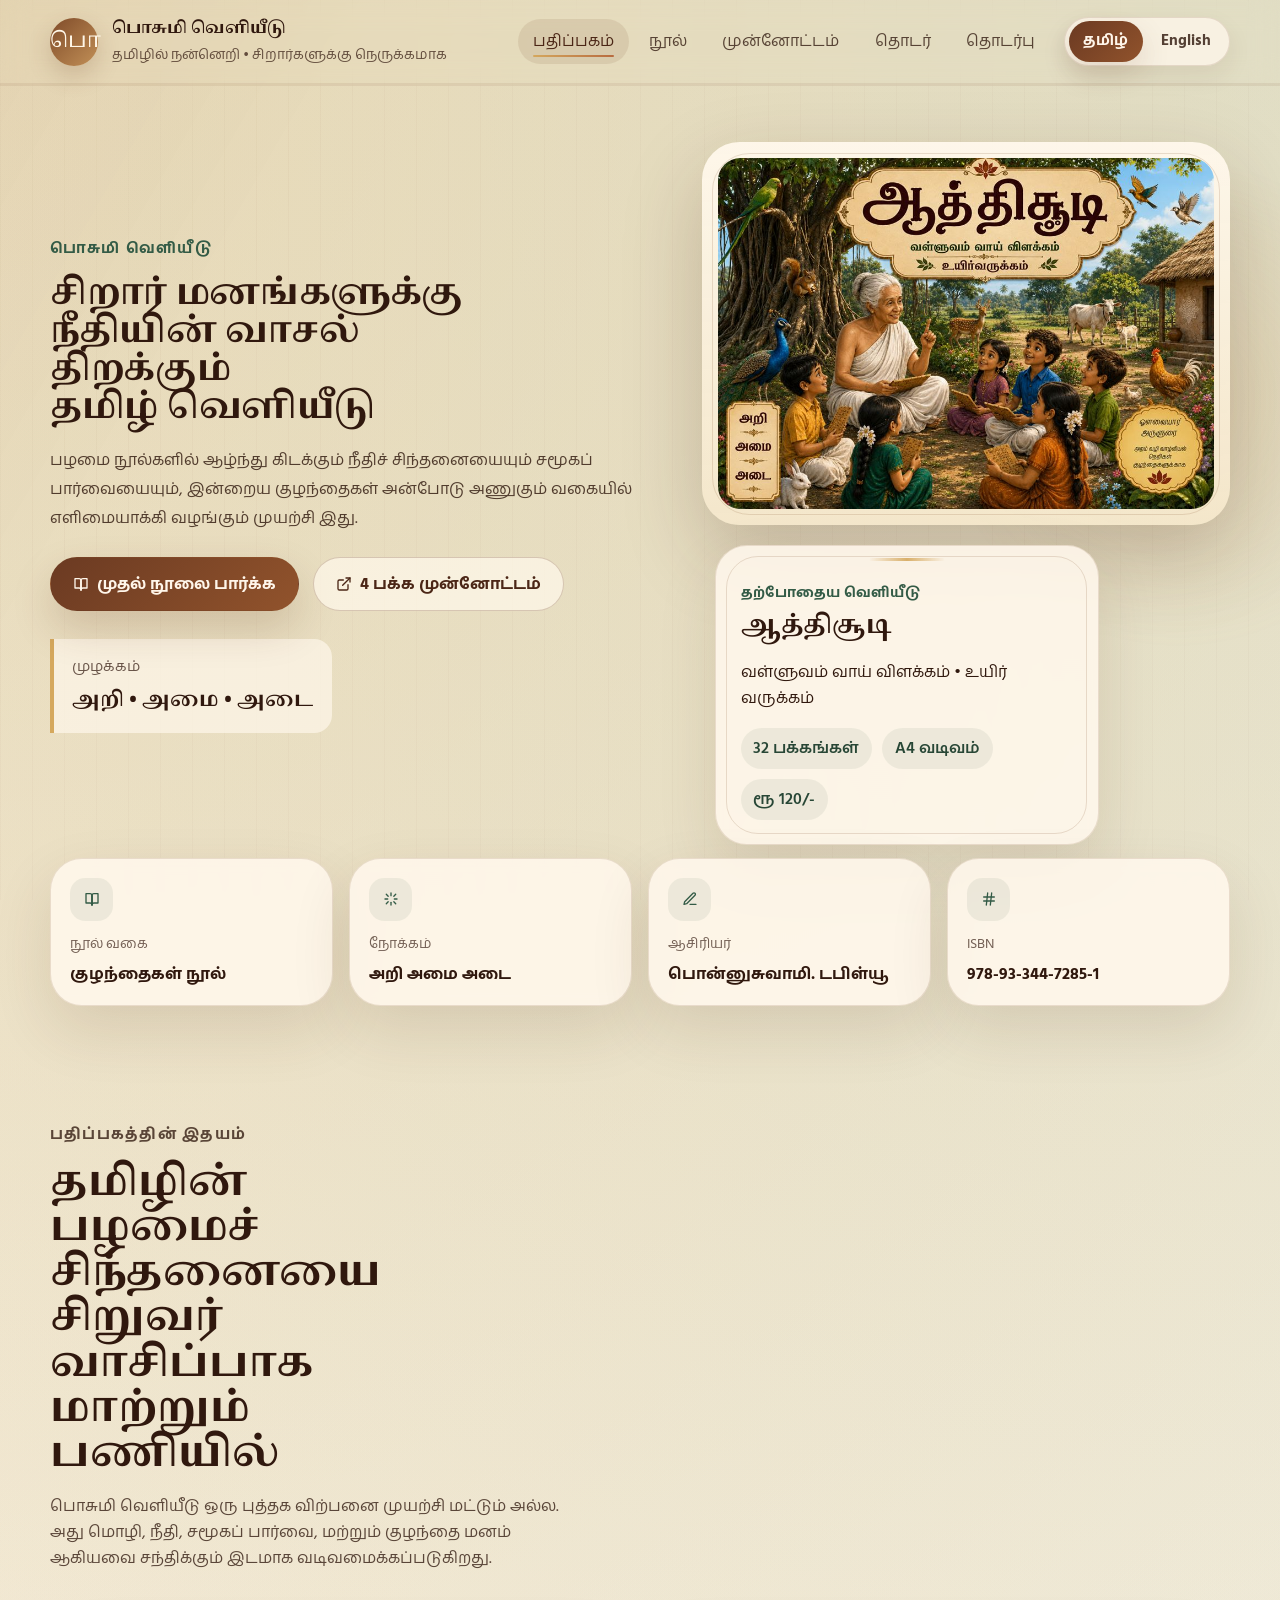
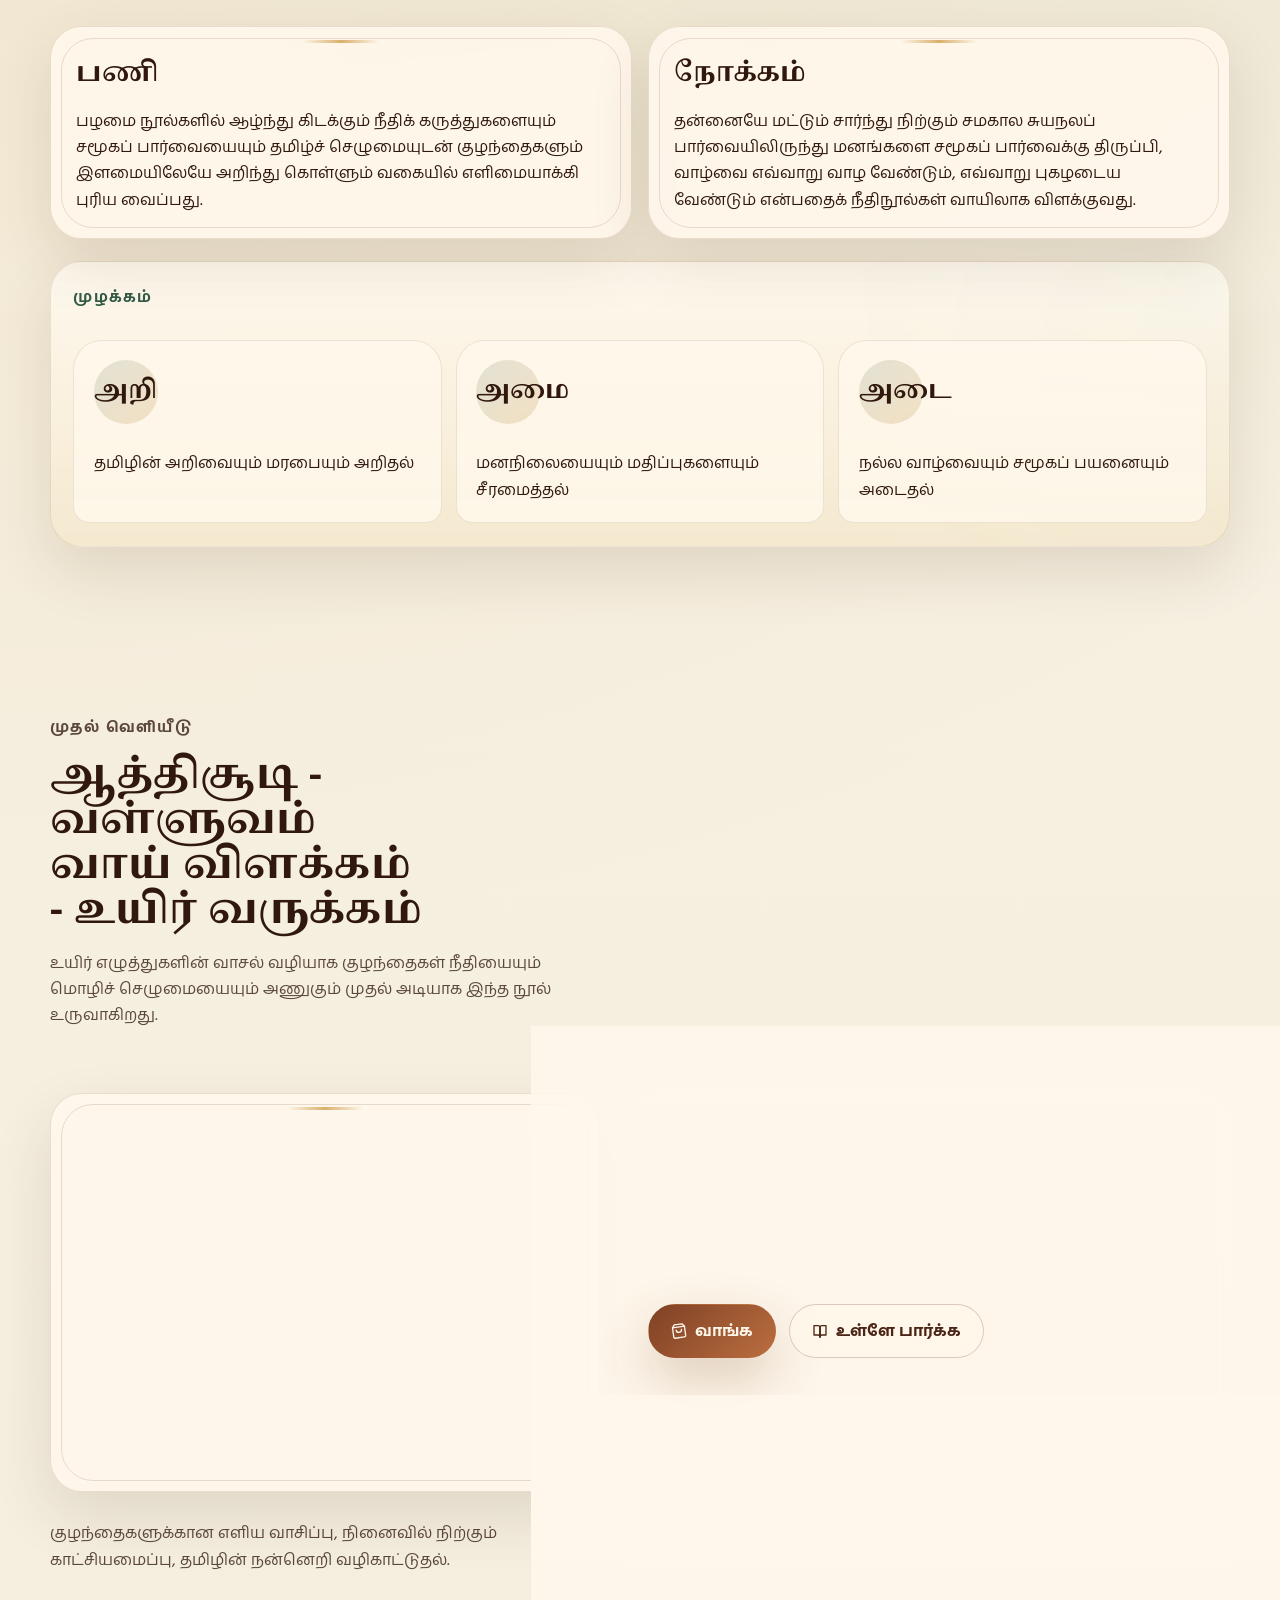
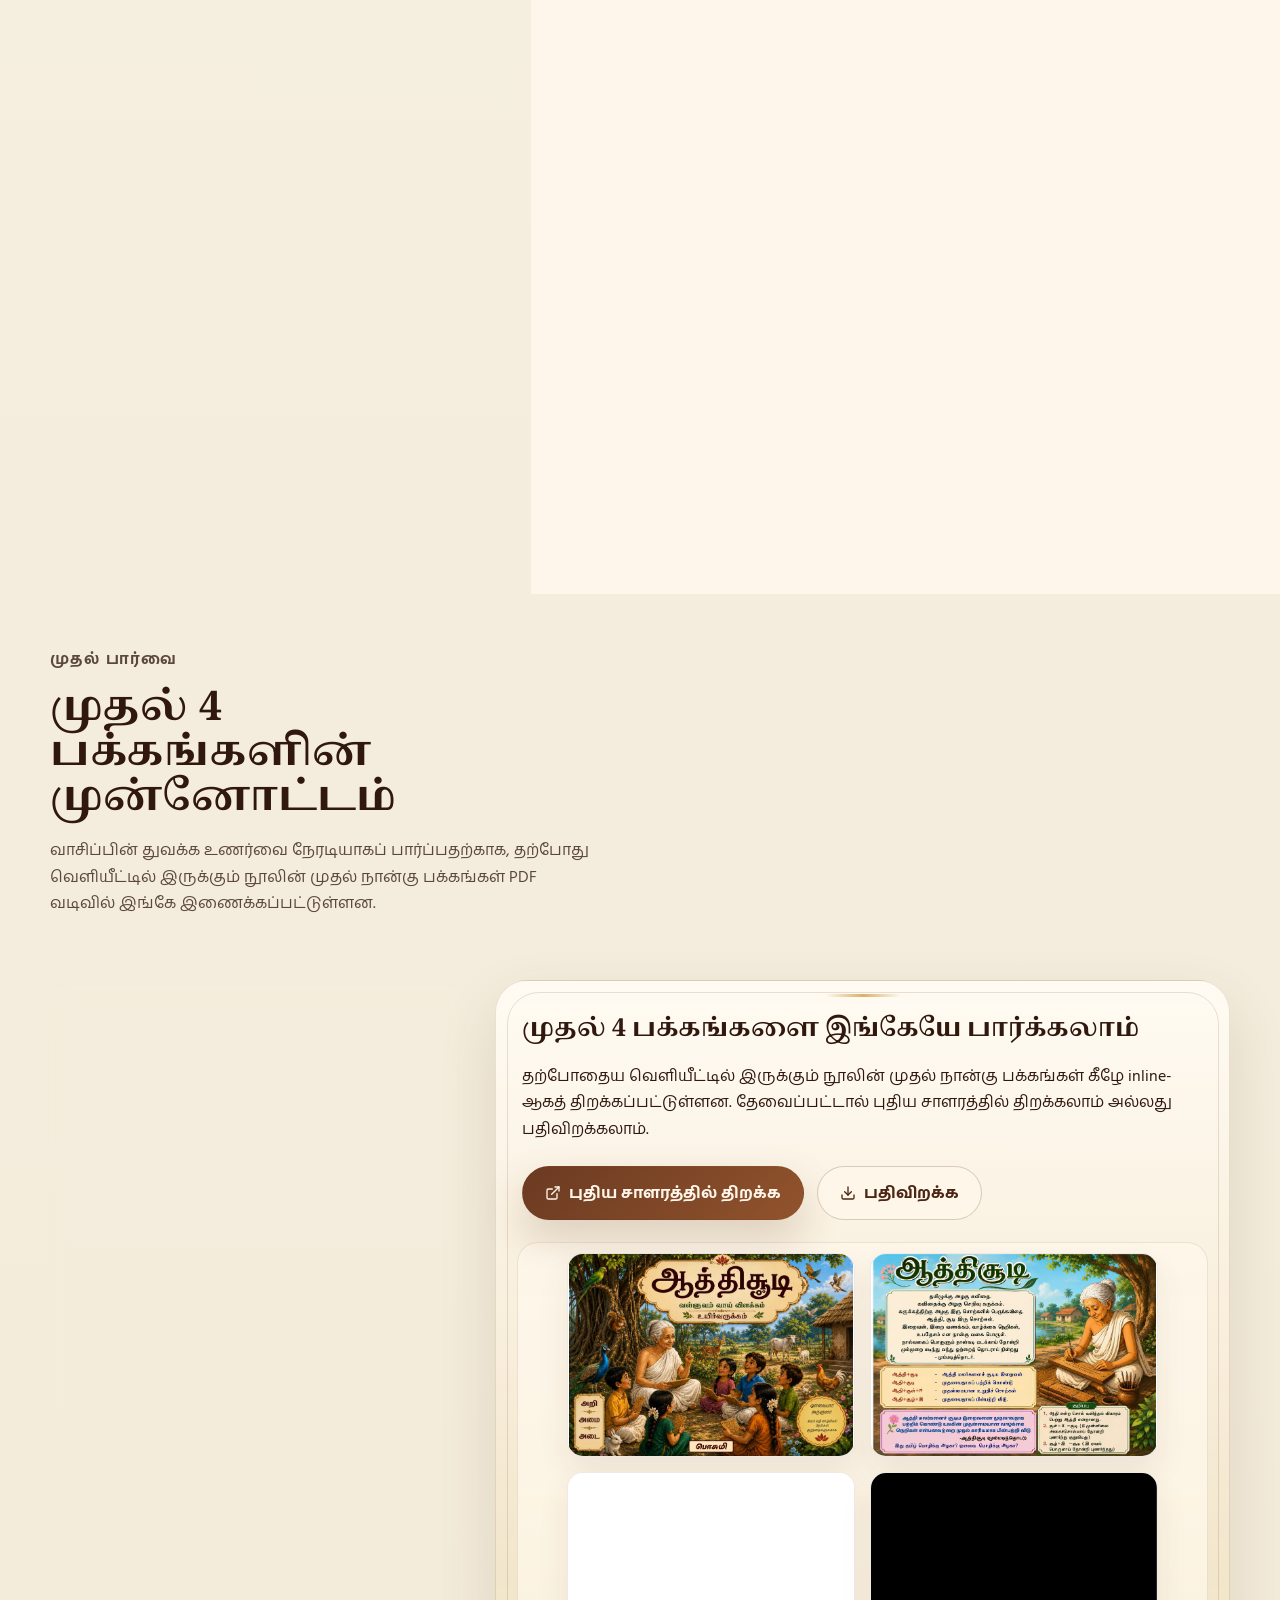
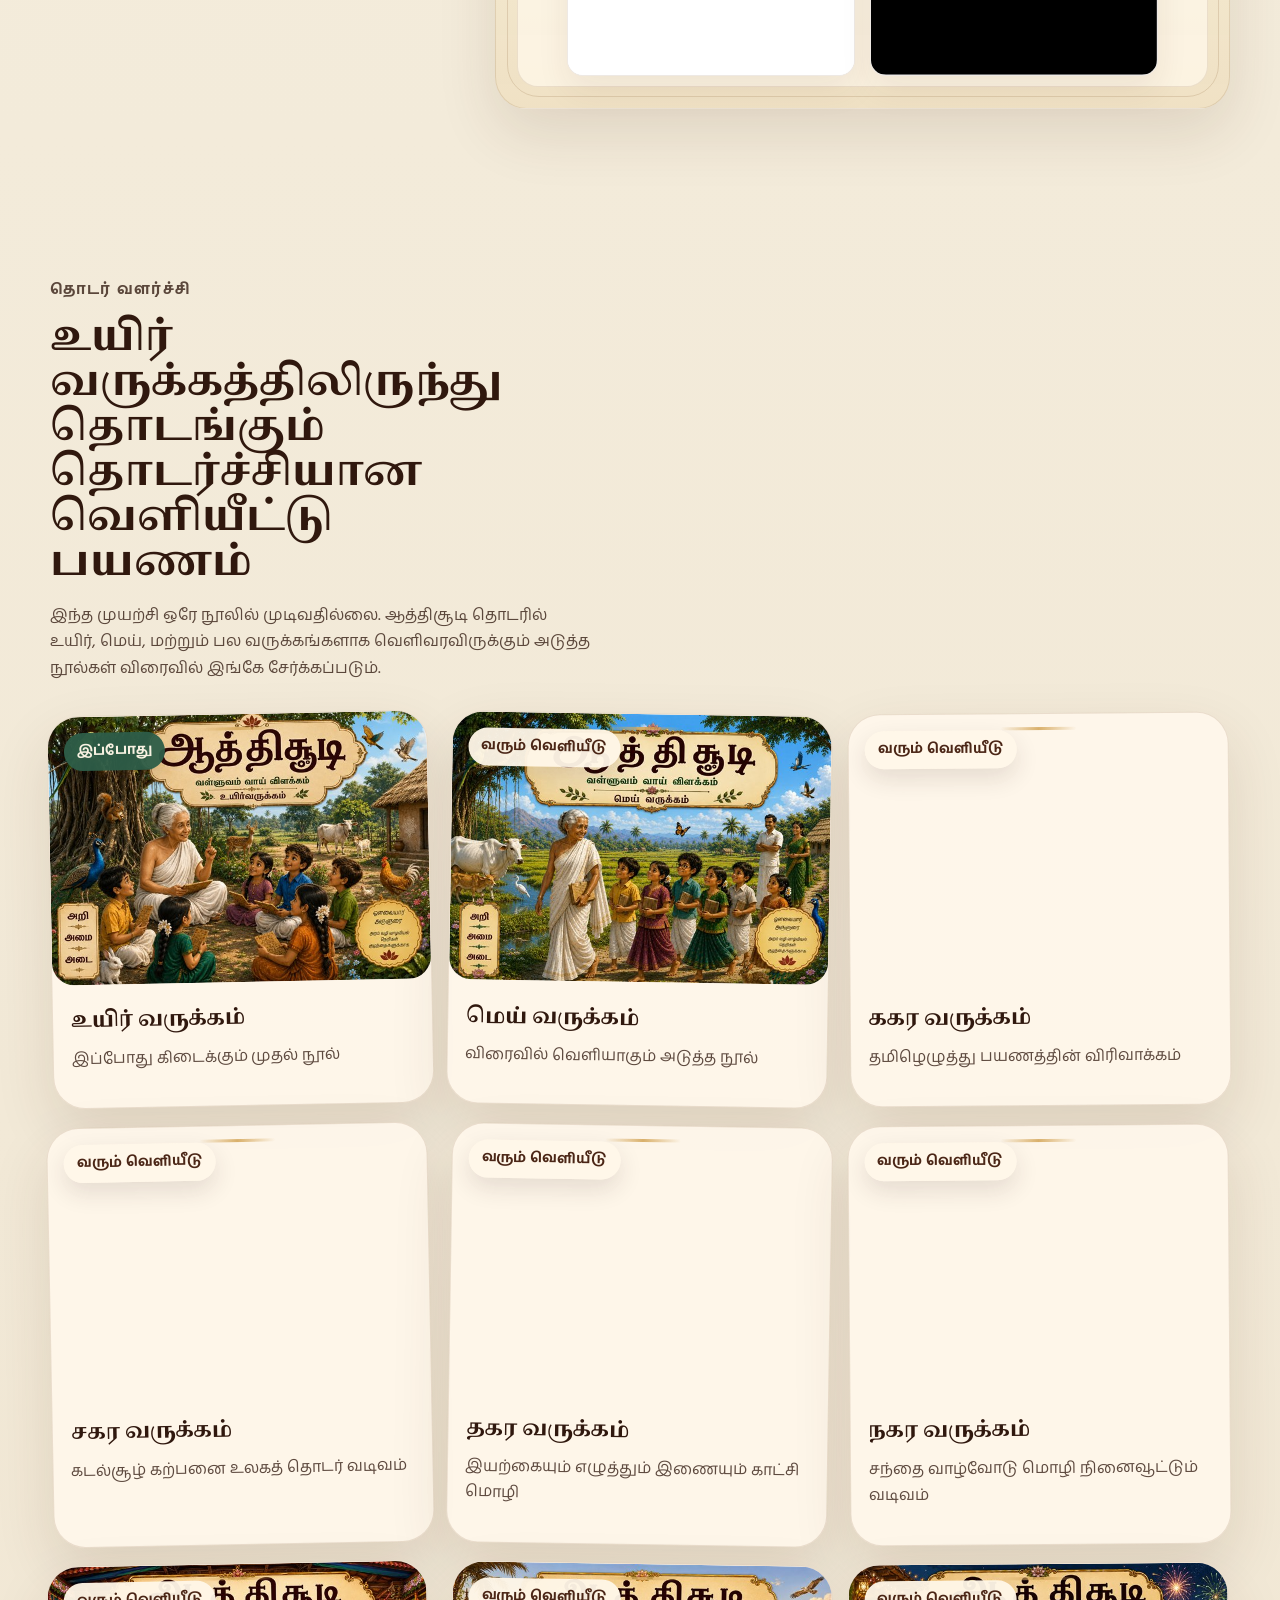
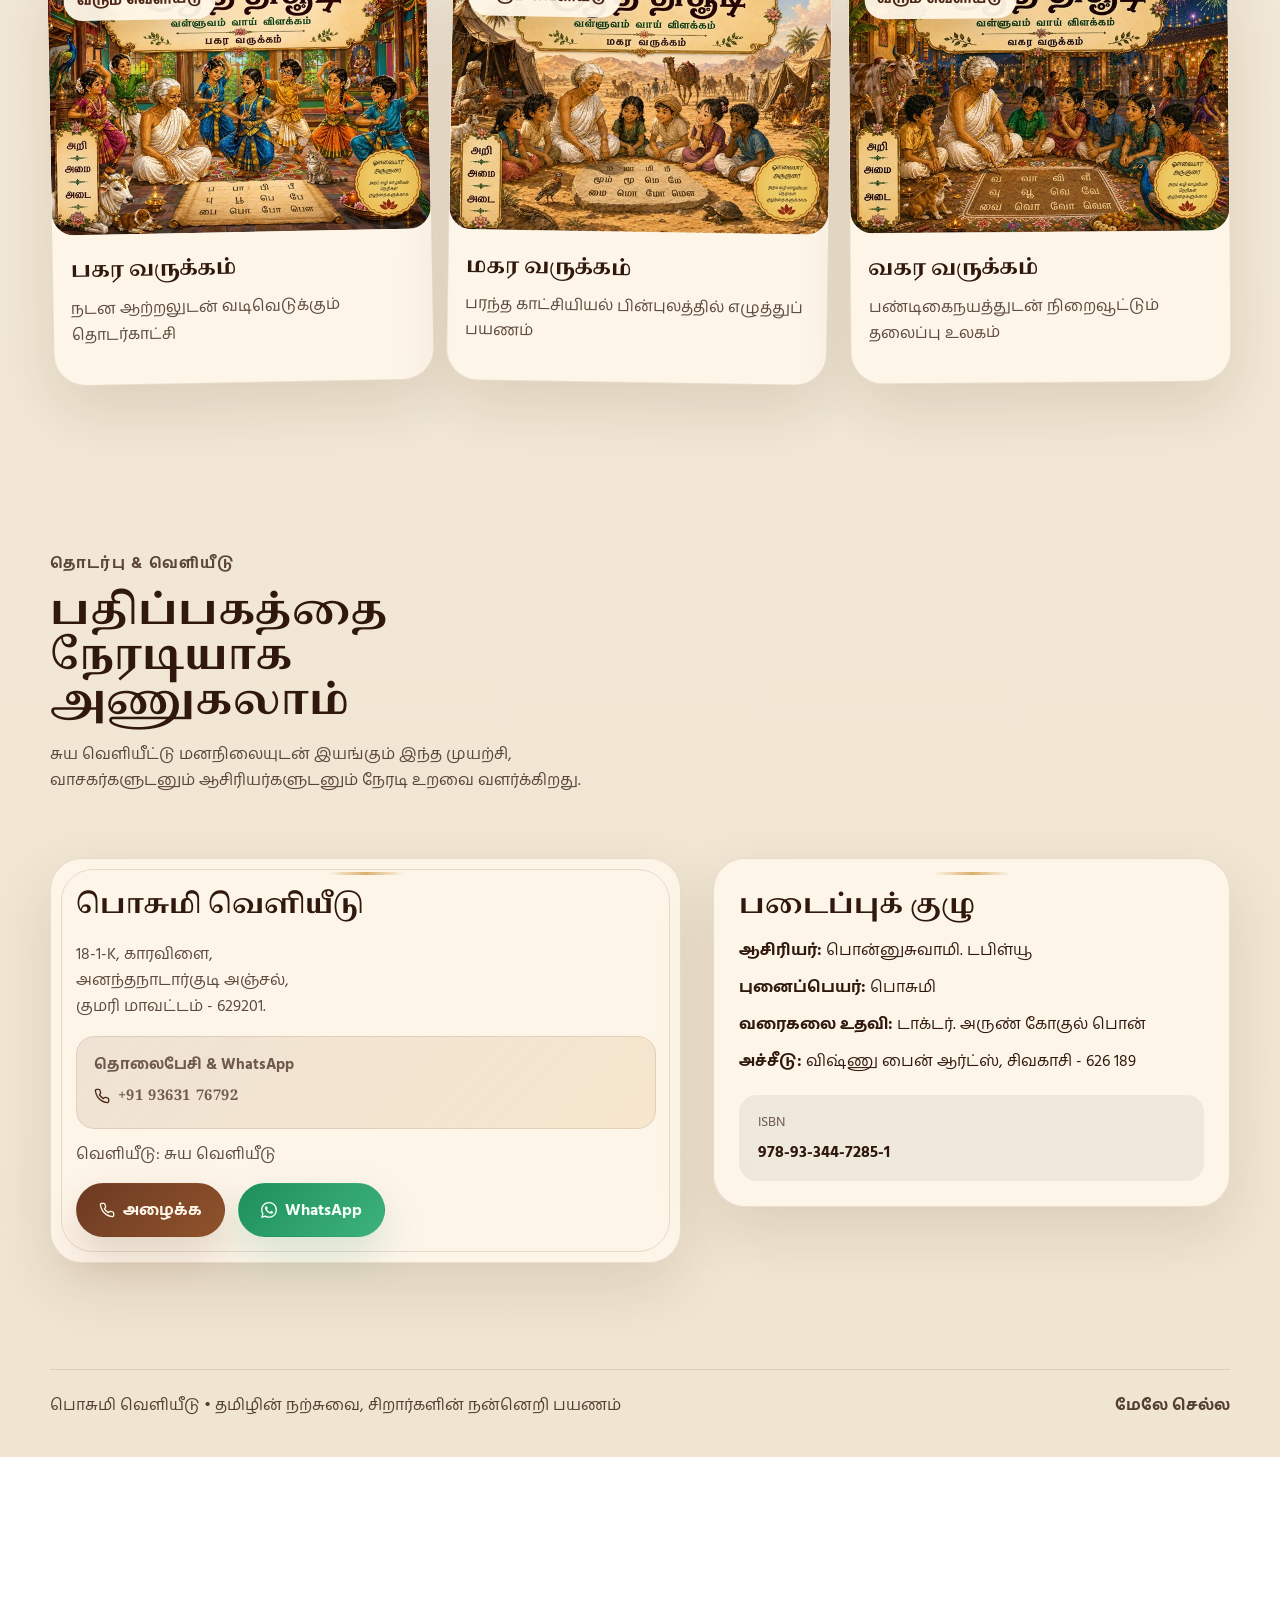
<file: index.html>
<!doctype html>
<html lang="ta">
<head>
  <meta charset="utf-8">
  <meta name="viewport" content="width=device-width, initial-scale=1">
  <title>பொசுமி வெளியீடு | ஆத்திசூடி - வள்ளுவம் வாய் விளக்கம் - உயிர் வருக்கம்</title>
  <meta name="description" content="பொசுமி வெளியீட்டின் முதல் வெளியீடான ஆத்திசூடி - வள்ளுவம் வாய் விளக்கம் - உயிர் வருக்கத்தை அறிமுகப்படுத்தும் தமிழ் இணையத் தளம். குழந்தைகளுக்கான நீதிச் சிந்தனை, முன்னோட்ட PDF, மற்றும் வரவிருக்கும் தொடர்தலைப்புகள் இங்கே." />
  <meta name="keywords" content="பொசுமி வெளியீடு, Posumi Veliyeedu, ஆத்திசூடி, Aathichudi, தமிழ் புத்தகம், குழந்தைகள் நூல், உயிர் வருக்கம், வள்ளுவம் வாய் விளக்கம்" />
  <meta name="author" content="Posumi Veliyeedu" />
  <meta name="robots" content="index, follow, max-image-preview:large, max-snippet:-1, max-video-preview:-1" />
  <meta name="theme-color" content="#6b3a22" />
  <meta name="format-detection" content="telephone=no" />
  <link rel="canonical" href="https://posumiveliyeedu.com/" />
  <link rel="alternate" hreflang="ta-IN" href="https://posumiveliyeedu.com/" />
  <link rel="alternate" hreflang="en-IN" href="https://posumiveliyeedu.com/en.html" />
  <link rel="alternate" hreflang="x-default" href="https://posumiveliyeedu.com/" />
  <link rel="preconnect" href="https://fonts.googleapis.com">
  <link rel="preconnect" href="https://fonts.gstatic.com" crossorigin>
  <link rel="preload" as="style" href="https://fonts.googleapis.com/css2?family=Hind+Madurai:wght@400;600;700&family=Noto+Serif+Tamil:wght@600;700&display=swap">
  <link href="https://fonts.googleapis.com/css2?family=Hind+Madurai:wght@400;600;700&family=Noto+Serif+Tamil:wght@600;700&display=swap" rel="stylesheet" media="print" onload="this.media='all'">
  <noscript><link href="https://fonts.googleapis.com/css2?family=Hind+Madurai:wght@400;600;700&family=Noto+Serif+Tamil:wght@600;700&display=swap" rel="stylesheet"></noscript>
  <link rel="icon" type="image/png" sizes="64x64" href="assets/generated/favicon-64.png">
  <link rel="apple-touch-icon" sizes="180x180" href="assets/generated/favicon-180.png">
  <link rel="manifest" href="manifest.webmanifest?v=20260908a">
  <meta property="og:locale" content="ta_IN">
  <meta property="og:type" content="website">
  <meta property="og:site_name" content="பொசுமி வெளியீடு">
  <meta property="og:locale:alternate" content="en_IN">
  <meta property="og:title" content="பொசுமி வெளியீடு | ஆத்திசூடி - வள்ளுவம் வாய் விளக்கம் - உயிர் வருக்கம்">
  <meta property="og:description" content="சிறார் மனங்களுக்கு நீதியின் வாசல் திறக்கும் தமிழ் வெளியீடு. முதல் வெளியீடு: ஆத்திசூடி - வள்ளுவம் வாய் விளக்கம் - உயிர் வருக்கம்.">
  <meta property="og:url" content="https://posumiveliyeedu.com/">
  <meta property="og:image" content="https://posumiveliyeedu.com/assets/generated/social-card.jpg">
  <meta property="og:image:type" content="image/jpeg">
  <meta property="og:image:width" content="1200">
  <meta property="og:image:height" content="630">
  <meta property="og:image:alt" content="ஆத்திசூடி வள்ளுவம் வாய் விளக்கம் உயிர் வருக்கம் அட்டைப்படம்">
  <meta name="twitter:card" content="summary_large_image">
  <meta name="twitter:title" content="பொசுமி வெளியீடு | ஆத்திசூடி - வள்ளுவம் வாய் விளக்கம் - உயிர் வருக்கம்">
  <meta name="twitter:description" content="பொசுமி வெளியீட்டின் முதல் வெளியீடு, முன்னோட்ட PDF, மற்றும் வரவிருக்கும் தொடர்தலைப்புகள்.">
  <meta name="twitter:image" content="https://posumiveliyeedu.com/assets/generated/social-card.jpg">
  <meta name="twitter:image:alt" content="ஆத்திசூடி வள்ளுவம் வாய் விளக்கம் உயிர் வருக்கம் அட்டைப்படம்">
  <script type="application/ld+json">
    {
      "@context": "https://schema.org",
      "@graph": [
        {
          "@type": "WebSite",
          "@id": "https://posumiveliyeedu.com/#website",
          "url": "https://posumiveliyeedu.com/",
          "name": "பொசுமி வெளியீடு",
          "alternateName": "Posumi Veliyeedu",
          "inLanguage": "ta-IN",
          "description": "சிறார் மனங்களுக்கு நீதியின் வாசல் திறக்கும் தமிழ் வெளியீடு."
        },
        {
          "@type": "Organization",
          "@id": "https://posumiveliyeedu.com/#org",
          "name": "பொசுமி வெளியீடு",
          "alternateName": "Posumi Veliyeedu",
          "url": "https://posumiveliyeedu.com/",
          "logo": "https://posumiveliyeedu.com/assets/generated/favicon.png",
          "slogan": "அறி அமை அடை",
          "description": "பழமை நூல்களின் நீதிச் சிந்தனையையும் சமூகப் பார்வையையும் குழந்தைகளுக்கு எளிமையாகவும் அழகாகவும் கொண்டு சேர்க்கும் சுய வெளியீட்டு பதிப்பகம்.",
          "telephone": "+91-9363176792",
          "address": {
            "@type": "PostalAddress",
            "streetAddress": "18-1-K, காரவிளை, அனந்தநாடார்குடி அஞ்சல்",
            "addressLocality": "குமரி மாவட்டம்",
            "postalCode": "629201",
            "addressCountry": "IN"
          },
          "contactPoint": {
            "@type": "ContactPoint",
            "contactType": "customer support",
            "telephone": "+91-9363176792",
            "areaServed": "IN",
            "availableLanguage": ["ta", "en"]
          }
        },
        {
          "@type": "Book",
          "@id": "https://posumiveliyeedu.com/#book-aathichudi-uyir",
          "url": "https://posumiveliyeedu.com/#featured",
          "name": "ஆத்திசூடி - வள்ளுவம் வாய் விளக்கம் - உயிர் வருக்கம்",
          "alternateName": "Aathichudi - Valluvam Vai Vilakkam - Uyir Varukkam",
          "inLanguage": "ta-IN",
          "genre": "Children's literature",
          "bookFormat": "https://schema.org/Paperback",
          "numberOfPages": 32,
          "isbn": "978-93-344-7285-1",
          "datePublished": "2026-09",
          "isAccessibleForFree": false,
          "description": "ஆத்திசூடியின் உயிர் வருக்கத்தை குழந்தைகள் எளிதில் படித்து புரிந்து கொள்ளும் வகையில் வள்ளுவம் வாய் விளக்கமாக வடிவமைக்கப்பட்ட தமிழ் குழந்தைகள் நூல்.",
          "image": "https://posumiveliyeedu.com/assets/generated/featured-book.jpg",
          "offers": {
            "@type": "Offer",
            "priceCurrency": "INR",
            "price": "120",
            "availability": "https://schema.org/InStock",
            "url": "https://charmfashionjewels.in/products/%E0%AE%86%E0%AE%A4%E0%AF%8D%E0%AE%A4%E0%AE%BF%E0%AE%9A%E0%AF%8D%E0%AE%9A%E0%AF%82%E0%AE%9F%E0%AE%BF-aathichudi-tamil-children-s-book-moral-stories-life-lessons-tamil-learning-for-kids"
          },
          "author": {
            "@type": "Person",
            "name": "Ponnuswamy W",
            "alternateName": "Posumi"
          },
          "illustrator": {
            "@type": "Person",
            "name": "Dr. Arun Gokul Pon"
          },
          "publisher": {
            "@id": "https://posumiveliyeedu.com/#org"
          }
        }
      ]
    }
  </script>
  <link rel="stylesheet" href="styles.css?v=20260908a">
  <script src="script.js?v=20260908a" defer></script>
</head>
<body>
  <a class="skip-link" href="#main-content">உள்ளடக்கத்திற்குச் செல்ல</a>
  <svg class="icon-sprite" aria-hidden="true" focusable="false">
    <symbol id="icon-book-open" viewBox="0 0 24 24">
      <path d="M12 7v14"></path>
      <path d="M3 18h6a3 3 0 0 1 3 3V7a3 3 0 0 0-3-3H3z"></path>
      <path d="M21 18h-6a3 3 0 0 0-3 3V7a3 3 0 0 1 3-3h6z"></path>
    </symbol>
    <symbol id="icon-external-link" viewBox="0 0 24 24">
      <path d="M15 3h6v6"></path>
      <path d="M10 14 21 3"></path>
      <path d="M18 13v6a2 2 0 0 1-2 2H5a2 2 0 0 1-2-2V8a2 2 0 0 1 2-2h6"></path>
    </symbol>
    <symbol id="icon-download" viewBox="0 0 24 24">
      <path d="M21 15v4a2 2 0 0 1-2 2H5a2 2 0 0 1-2-2v-4"></path>
      <path d="m7 10 5 5 5-5"></path>
      <path d="M12 15V3"></path>
    </symbol>
    <symbol id="icon-phone" viewBox="0 0 24 24">
      <path d="M22 16.92v3a2 2 0 0 1-2.18 2 19.86 19.86 0 0 1-8.63-3.07 19.5 19.5 0 0 1-6-6A19.86 19.86 0 0 1 2.12 4.18 2 2 0 0 1 4.11 2h3a2 2 0 0 1 2 1.72 12.84 12.84 0 0 0 .7 2.81 2 2 0 0 1-.45 2.11L8.09 9.91a16 16 0 0 0 6 6l1.27-1.27a2 2 0 0 1 2.11-.45 12.84 12.84 0 0 0 2.81.7A2 2 0 0 1 22 16.92z"></path>
    </symbol>
    <symbol id="icon-whatsapp" viewBox="0 0 24 24">
      <path d="M17.472 14.382c-.297-.149-1.758-.867-2.03-.967-.273-.099-.471-.148-.67.15-.197.297-.767.966-.94 1.164-.173.199-.347.223-.644.075-.297-.15-1.255-.463-2.39-1.475-.883-.788-1.48-1.761-1.653-2.059-.173-.297-.018-.458.13-.606.134-.133.298-.347.446-.52.149-.174.198-.298.298-.497.099-.198.05-.371-.025-.52-.075-.149-.669-1.612-.916-2.207-.242-.579-.487-.5-.669-.51-.173-.008-.371-.01-.57-.01-.198 0-.52.074-.792.372-.272.297-1.04 1.016-1.04 2.479 0 1.462 1.065 2.875 1.213 3.074.149.198 2.096 3.2 5.077 4.487.709.306 1.262.489 1.694.625.712.227 1.36.195 1.871.118.571-.085 1.758-.719 2.006-1.413.248-.694.248-1.289.173-1.413-.074-.124-.272-.198-.57-.347m-5.421 7.403h-.004a9.87 9.87 0 01-5.031-1.378l-.361-.214-3.741.982.998-3.648-.235-.374a9.86 9.86 0 01-1.51-5.26c.001-5.45 4.436-9.884 9.888-9.884 2.64 0 5.122 1.03 6.988 2.898a9.825 9.825 0 012.893 6.994c-.003 5.45-4.437 9.884-9.885 9.884m8.413-18.297A11.815 11.815 0 0012.05 0C5.495 0 .16 5.335.157 11.892c0 2.096.547 4.142 1.588 5.945L.057 24l6.305-1.654a11.882 11.882 0 005.683 1.448h.005c6.554 0 11.89-5.335 11.893-11.893a11.821 11.821 0 00-3.48-8.413Z"></path>
    </symbol>
    <symbol id="icon-shopping-bag" viewBox="0 0 24 24">
      <path d="M6 2 3 6v14a2 2 0 0 0 2 2h14a2 2 0 0 0 2-2V6l-3-4Z"></path>
      <path d="M3 6h18"></path>
      <path d="M16 10a4 4 0 0 1-8 0"></path>
    </symbol>
    <symbol id="icon-sparkles" viewBox="0 0 24 24">
      <path d="M12 3v4"></path>
      <path d="M12 17v4"></path>
      <path d="M4.93 4.93 7.76 7.76"></path>
      <path d="M16.24 16.24 19.07 19.07"></path>
      <path d="M3 12h4"></path>
      <path d="M17 12h4"></path>
      <path d="m4.93 19.07 2.83-2.83"></path>
      <path d="m16.24 7.76 2.83-2.83"></path>
    </symbol>
    <symbol id="icon-pen" viewBox="0 0 24 24">
      <path d="M12 20h9"></path>
      <path d="M16.5 3.5a2.12 2.12 0 1 1 3 3L7 19l-4 1 1-4Z"></path>
    </symbol>
    <symbol id="icon-hash" viewBox="0 0 24 24">
      <path d="M4 9h16"></path>
      <path d="M4 15h16"></path>
      <path d="M10 3 8 21"></path>
      <path d="M16 3l-2 18"></path>
    </symbol>
  </svg>
  <div class="page-shell">
    <header class="site-header" id="home">
      <div class="topbar">
        <div class="container topbar-row">
          <a class="brand" href="#home" aria-label="பொசுமி வெளியீடு முதற்பக்கம்">
            <span class="brand-mark">பொ</span>
            <span class="brand-text">
              <strong>பொசுமி வெளியீடு</strong>
              <small>தமிழில் நன்னெறி • சிறார்களுக்கு நெருக்கமாக</small>
            </span>
          </a>
          <div class="topbar-links">
            <nav class="site-nav" id="site-nav" aria-label="முதன்மை வழிசெலுத்தல்" data-nav>
              <a href="#mission">பதிப்பகம்</a>
              <a href="#featured">நூல்</a>
              <a href="#preview">முன்னோட்டம்</a>
              <a href="#series">தொடர்</a>
              <a href="#contact">தொடர்பு</a>
            </nav>
            <div class="language-switch" aria-label="மொழி தேர்வு">
              <a class="language-pill is-current" href="index.html" lang="ta" aria-current="page">தமிழ்</a>
              <a class="language-pill" href="en.html" lang="en">English</a>
            </div>
          </div>
          <button class="nav-toggle" type="button" aria-controls="site-nav" aria-expanded="false" data-nav-toggle>
            <span></span>
            <span></span>
            <span></span>
            <span class="sr-only">மெனு</span>
          </button>
        </div>
        <div class="scroll-progress" aria-hidden="true">
          <span data-scroll-progress></span>
        </div>
      </div>

      <section class="hero">
        <div class="container hero-grid">
          <div class="hero-copy reveal">
            <p class="eyebrow">பொசுமி வெளியீடு</p>
            <h1><span>சிறார் மனங்களுக்கு</span><span>நீதியின் வாசல் திறக்கும்</span><span>தமிழ் வெளியீடு</span></h1>
            <p class="lead">பழமை நூல்களில் ஆழ்ந்து கிடக்கும் நீதிச் சிந்தனையையும் சமூகப் பார்வையையும், இன்றைய குழந்தைகள் அன்போடு அணுகும் வகையில் எளிமையாக்கி வழங்கும் முயற்சி இது.</p>
            <div class="hero-actions">
              <a class="button button-primary button-book" href="#featured"><svg class="ui-icon" aria-hidden="true"><use href="#icon-book-open"></use></svg><span>முதல் நூலை பார்க்க</span></a>
              <a class="button button-secondary button-linkout" href="Book/Aathichudi_Intro.pdf" target="_blank" rel="noopener"><svg class="ui-icon" aria-hidden="true"><use href="#icon-external-link"></use></svg><span>4 பக்க முன்னோட்டம்</span></a>
            </div>
            <div class="hero-note">
              <span>முழக்கம்</span>
              <strong>அறி • அமை • அடை</strong>
            </div>
          </div>

          <div class="hero-visual reveal">
            <div class="hero-three-shell" data-hero-three aria-hidden="true"></div>
            <figure class="cover-frame">
              <img src="assets/generated/featured-book-640.jpg" srcset="assets/generated/featured-book-480.jpg 480w, assets/generated/featured-book-640.jpg 640w, assets/generated/featured-book.jpg 900w" sizes="(max-width: 760px) 88vw, (max-width: 1200px) 42vw, 900px" alt="ஆத்திசூடி வள்ளுவம் வாய் விளக்கம் உயிர் வருக்கம் அட்டைப்படம்" width="900" height="637" fetchpriority="high" decoding="async">
            </figure>
            <aside class="hero-meta ornament-card">
              <p class="mini-label">தற்போதைய வெளியீடு</p>
              <h2>ஆத்திசூடி</h2>
              <p>வள்ளுவம் வாய் விளக்கம் • உயிர் வருக்கம்</p>
              <ul class="hero-facts" aria-label="நூல் சுருக்கம்">
                <li>32 பக்கங்கள்</li>
                <li>A4 வடிவம்</li>
                <li>ரூ 120/-</li>
              </ul>
            </aside>
          </div>
        </div>

        <div class="container stats-strip reveal" aria-label="முக்கிய தகவல்கள்">
          <article class="stat-card">
            <div class="stat-card-icon"><svg class="ui-icon" aria-hidden="true"><use href="#icon-book-open"></use></svg></div>
            <span>நூல் வகை</span>
            <strong>குழந்தைகள் நூல்</strong>
          </article>
          <article class="stat-card">
            <div class="stat-card-icon"><svg class="ui-icon" aria-hidden="true"><use href="#icon-sparkles"></use></svg></div>
            <span>நோக்கம்</span>
            <strong>அறி அமை அடை</strong>
          </article>
          <article class="stat-card">
            <div class="stat-card-icon"><svg class="ui-icon" aria-hidden="true"><use href="#icon-pen"></use></svg></div>
            <span>ஆசிரியர்</span>
            <strong>பொன்னுசுவாமி. டபிள்யூ</strong>
          </article>
          <article class="stat-card">
            <div class="stat-card-icon"><svg class="ui-icon" aria-hidden="true"><use href="#icon-hash"></use></svg></div>
            <span>ISBN</span>
            <strong>978-93-344-7285-1</strong>
          </article>
        </div>
      </section>
    </header>

    <main id="main-content">
      <section class="section section-mission" id="mission">
        <div class="container mission-layout">
          <div class="section-heading reveal">
            <p class="eyebrow">பதிப்பகத்தின் இதயம்</p>
            <h2>தமிழின் பழமைச் சிந்தனையை சிறுவர் வாசிப்பாக மாற்றும் பணியில்</h2>
            <p>பொசுமி வெளியீடு ஒரு புத்தக விற்பனை முயற்சி மட்டும் அல்ல. அது மொழி, நீதி, சமூகப் பார்வை, மற்றும் குழந்தை மனம் ஆகியவை சந்திக்கும் இடமாக வடிவமைக்கப்படுகிறது.</p>
          </div>

          <div class="mission-stack">
            <article class="ornament-card reveal">
              <h3>பணி</h3>
              <p>பழமை நூல்களில் ஆழ்ந்து கிடக்கும் நீதிக் கருத்துகளையும் சமூகப் பார்வையையும் தமிழ்ச் செழுமையுடன் குழந்தைகளும் இளமையிலேயே அறிந்து கொள்ளும் வகையில் எளிமையாக்கி புரிய வைப்பது.</p>
            </article>
            <article class="ornament-card reveal">
              <h3>நோக்கம்</h3>
              <p>தன்னையே மட்டும் சார்ந்து நிற்கும் சமகால சுயநலப் பார்வையிலிருந்து மனங்களை சமூகப் பார்வைக்கு திருப்பி, வாழ்வை எவ்வாறு வாழ வேண்டும், எவ்வாறு புகழடைய வேண்டும் என்பதைக் நீதிநூல்கள் வாயிலாக விளக்குவது.</p>
            </article>
          </div>

          <aside class="motto-panel reveal" aria-label="முழக்கத்தின் விளக்கம்">
            <p class="eyebrow">முழக்கம்</p>
            <div class="motto-steps">
              <article class="motto-step">
                <strong>அறி</strong>
                <p>தமிழின் அறிவையும் மரபையும் அறிதல்</p>
              </article>
              <article class="motto-step">
                <strong>அமை</strong>
                <p>மனநிலையையும் மதிப்புகளையும் சீரமைத்தல்</p>
              </article>
              <article class="motto-step">
                <strong>அடை</strong>
                <p>நல்ல வாழ்வையும் சமூகப் பயனையும் அடைதல்</p>
              </article>
            </div>
          </aside>
        </div>
      </section>

      <section class="section section-featured" id="featured">
        <div class="container featured-layout">
          <div class="section-heading reveal">
            <p class="eyebrow">முதல் வெளியீடு</p>
            <h2>ஆத்திசூடி - வள்ளுவம் வாய் விளக்கம் - உயிர் வருக்கம்</h2>
            <p>உயிர் எழுத்துகளின் வாசல் வழியாக குழந்தைகள் நீதியையும் மொழிச் செழுமையையும் அணுகும் முதல் அடியாக இந்த நூல் உருவாகிறது.</p>
          </div>

          <div class="featured-grid">
            <article class="book-showcase reveal">
              <div class="book-image-shell">
                <img src="assets/generated/featured-book-640.jpg" srcset="assets/generated/featured-book-480.jpg 480w, assets/generated/featured-book-640.jpg 640w, assets/generated/featured-book.jpg 900w" sizes="(max-width: 1024px) 92vw, 44vw" alt="ஆத்திசூடி உயிர் வருக்கம் அட்டைப்படம்" width="900" height="637" loading="lazy" decoding="async">
              </div>
              <p class="caption">குழந்தைகளுக்கான எளிய வாசிப்பு, நினைவில் நிற்கும் காட்சியமைப்பு, தமிழின் நன்னெறி வழிகாட்டுதல்.</p>
            </article>

            <div class="featured-copy">
              <article class="ornament-card reveal">
                <h3>நூலின் சாரம்</h3>
                <p>ஆத்திசூடியின் சொற்துளிகளை குழந்தைகள் படிக்கவும் சொல்லிக்கொள்ளவும் மனதில் பதியவும் உதவும் விதமாக விளக்கத் தொடங்கும் நூல் இது. எழுத்துப் பயிற்சியும் வாழ்வுப் பயிற்சியும் ஒன்றாகச் செல்லும் வடிவம் இதன் மையம்.</p>
                <div class="action-row">
                  <a class="button button-primary button-buy" href="https://charmfashionjewels.in/products/%E0%AE%86%E0%AE%A4%E0%AF%8D%E0%AE%A4%E0%AE%BF%E0%AE%9A%E0%AF%8D%E0%AE%9A%E0%AF%82%E0%AE%9F%E0%AE%BF-aathichudi-tamil-children-s-book-moral-stories-life-lessons-tamil-learning-for-kids" target="_blank" rel="noopener" aria-label="வாங்கும் தற்காலிக இணைப்பு" data-magnetic="true"><svg class="ui-icon" aria-hidden="true"><use href="#icon-shopping-bag"></use></svg><span>வாங்க</span></a>
                  <a class="button button-secondary button-book" href="#preview"><svg class="ui-icon" aria-hidden="true"><use href="#icon-book-open"></use></svg><span>உள்ளே பார்க்க</span></a>
                </div>
                <p class="small-note">வாங்கும் இணைப்பு தற்போது தற்காலிகமாக அமைக்கப்பட்டுள்ளது. அதிகாரப்பூர்வ விற்பனை இணைப்பு பின்னர் மாற்றப்படும்.</p>
              </article>

              <article class="details-card reveal">
                <h3>வெளியீட்டு விவரங்கள்</h3>
                <dl class="detail-grid">
                  <div>
                    <dt>ஆசிரியர்</dt>
                    <dd>பொன்னுசுவாமி. டபிள்யூ</dd>
                  </div>
                  <div>
                    <dt>புனைப்பெயர்</dt>
                    <dd>பொசுமி</dd>
                  </div>
                  <div>
                    <dt>நூல் வகை</dt>
                    <dd>குழந்தைகள் நூல்</dd>
                  </div>
                  <div>
                    <dt>முதற்பதிப்பு</dt>
                    <dd>செப்டம்பர்-2026</dd>
                  </div>
                  <div>
                    <dt>நூல் வடிவம்</dt>
                    <dd>A4</dd>
                  </div>
                  <div>
                    <dt>பக்கங்கள்</dt>
                    <dd>32</dd>
                  </div>
                  <div>
                    <dt>வரைகலை உதவி</dt>
                    <dd>டாக்டர். அருண் கோகுல் பொன்</dd>
                  </div>
                  <div>
                    <dt>அச்சீடு</dt>
                    <dd>விஷ்ணு பைன் ஆர்ட்ஸ், சிவகாசி - 626 189</dd>
                  </div>
                  <div>
                    <dt>ISBN</dt>
                    <dd>978-93-344-7285-1</dd>
                  </div>
                  <div>
                    <dt>விலை</dt>
                    <dd>ரூ 120/-</dd>
                  </div>
                </dl>
              </article>
            </div>
          </div>
        </div>
      </section>

      <section class="section section-preview" id="preview">
        <div class="container preview-layout">
          <div class="section-heading reveal">
            <p class="eyebrow">முதல் பார்வை</p>
            <h2>முதல் 4 பக்கங்களின் முன்னோட்டம்</h2>
            <p>வாசிப்பின் துவக்க உணர்வை நேரடியாகப் பார்ப்பதற்காக, தற்போது வெளியீட்டில் இருக்கும் நூலின் முதல் நான்கு பக்கங்கள் PDF வடிவில் இங்கே இணைக்கப்பட்டுள்ளன.</p>
          </div>

          <article class="ornament-card preview-copy reveal">
            <h3>இந்த முன்னோட்டத்தில்</h3>
            <ul class="preview-list">
              <li>நூலின் ஆரம்ப அமைப்பையும் காட்சிநயத்தையும் காணலாம்.</li>
              <li>குழந்தைகளுக்கேற்ற எளிய வாசிப்பு உணர்வை அறியலாம்.</li>
              <li>முழு நூலின் சுவையை உணர ஒரு சுருக்கமான திறப்புப் பக்கம் கிடைக்கிறது.</li>
            </ul>
            <p class="preview-note">கீழே உள்ள விருப்பங்களில், PDF-ஐ இணையத்திலேயே inline-ஆகப் பார்க்கலாம், புதிய சாளரத்தில் திறக்கலாம், அல்லது பதிவிறக்கலாம்.</p>
          </article>

          <div class="preview-frame reveal" aria-label="ஆத்திசூடி முதல் நான்கு பக்கங்களின் PDF முன்னோட்டம்">
            <article class="preview-poster">
              <div class="preview-poster-body">
                <h3>முதல் 4 பக்கங்களை இங்கேயே பார்க்கலாம்</h3>
                <p>தற்போதைய வெளியீட்டில் இருக்கும் நூலின் முதல் நான்கு பக்கங்கள் கீழே inline-ஆகத் திறக்கப்பட்டுள்ளன. தேவைப்பட்டால் புதிய சாளரத்தில் திறக்கலாம் அல்லது பதிவிறக்கலாம்.</p>
                <div class="action-row">
                  <a class="button button-primary button-linkout" href="Book/Aathichudi_Intro.pdf" target="_blank" rel="noopener"><svg class="ui-icon" aria-hidden="true"><use href="#icon-external-link"></use></svg><span>புதிய சாளரத்தில் திறக்க</span></a>
                  <a class="button button-secondary button-download" href="Book/Aathichudi_Intro.pdf" download><svg class="ui-icon" aria-hidden="true"><use href="#icon-download"></use></svg><span>பதிவிறக்க</span></a>
                </div>
              </div>
              <div class="pdf-embed-shell">
                <div class="pdf-loading-note" data-pdf-placeholder>முன்னோட்டம் ஏற்றப்படுகிறது...</div>
                <div class="pdf-inline-viewer" data-pdf-viewer data-pdf-src="Book/Aathichudi_Intro.pdf" data-loading-label="முன்னோட்டம் ஏற்றப்படுகிறது..." data-error-label="இந்த சாதனத்தில் inline முன்னோட்டம் கிடைக்கவில்லை. மேலுள்ள பொத்தானைப் பயன்படுத்தி PDF-ஐ திறக்கவும்." data-page-label="முன்னோட்டப் பக்கம்" aria-label="ஆத்திசூடி முன்னோட்ட PDF inline viewer"></div>
                <p class="pdf-fallback-note" data-pdf-fallback hidden>இந்த சாதனத்தில் inline முன்னோட்டம் கிடைக்கவில்லை. மேலுள்ள பொத்தானைப் பயன்படுத்தி PDF-ஐ திறக்கலாம் அல்லது பதிவிறக்கலாம்.</p>
              </div>
            </article>
          </div>
        </div>
      </section>

      <section class="section section-series" id="series">
        <div class="container">
          <div class="section-heading reveal">
            <p class="eyebrow">தொடர் வளர்ச்சி</p>
            <h2>உயிர் வருக்கத்திலிருந்து தொடங்கும் தொடர்ச்சியான வெளியீட்டு பயணம்</h2>
            <p>இந்த முயற்சி ஒரே நூலில் முடிவதில்லை. ஆத்திசூடி தொடரில் உயிர், மெய், மற்றும் பல வருக்கங்களாக வெளிவரவிருக்கும் அடுத்த நூல்கள் விரைவில் இங்கே சேர்க்கப்படும்.</p>
          </div>

          <div class="series-grid">
            <article class="series-card reveal">
              <span class="series-status current">இப்போது</span>
              <img src="assets/generated/series-0-320.jpg" srcset="assets/generated/series-0-320.jpg 320w, assets/generated/series-0.jpg 640w" sizes="(max-width: 760px) 92vw, (max-width: 1024px) 46vw, 31vw" alt="ஆத்திசூடி உயிர் வருக்கம் அட்டைப்படம்" width="640" height="453" loading="lazy" decoding="async">
              <div class="series-body">
                <h3>உயிர் வருக்கம்</h3>
                <p>இப்போது கிடைக்கும் முதல் நூல்</p>
              </div>
            </article>
            <article class="series-card reveal">
              <span class="series-status">வரும் வெளியீடு</span>
              <img src="assets/generated/series-1-320.jpg" srcset="assets/generated/series-1-320.jpg 320w, assets/generated/series-1.jpg 640w" sizes="(max-width: 760px) 92vw, (max-width: 1024px) 46vw, 31vw" alt="ஆத்திசூடி மெய் வருக்கம் அட்டைப்படம்" width="640" height="453" loading="lazy" decoding="async">
              <div class="series-body">
                <h3>மெய் வருக்கம்</h3>
                <p>விரைவில் வெளியாகும் அடுத்த நூல்</p>
              </div>
            </article>
            <article class="series-card reveal">
              <span class="series-status">வரும் வெளியீடு</span>
              <img src="assets/generated/series-2-320.jpg" srcset="assets/generated/series-2-320.jpg 320w, assets/generated/series-2.jpg 640w" sizes="(max-width: 760px) 92vw, (max-width: 1024px) 46vw, 31vw" alt="ஆத்திசூடி ககர வருக்கம் அட்டைப்படம்" width="640" height="453" loading="lazy" decoding="async">
              <div class="series-body">
                <h3>ககர வருக்கம்</h3>
                <p>தமிழெழுத்து பயணத்தின் விரிவாக்கம்</p>
              </div>
            </article>
            <article class="series-card reveal">
              <span class="series-status">வரும் வெளியீடு</span>
              <img src="assets/generated/series-3-320.jpg" srcset="assets/generated/series-3-320.jpg 320w, assets/generated/series-3.jpg 640w" sizes="(max-width: 760px) 92vw, (max-width: 1024px) 46vw, 31vw" alt="ஆத்திசூடி சகர வருக்கம் அட்டைப்படம்" width="640" height="453" loading="lazy" decoding="async">
              <div class="series-body">
                <h3>சகர வருக்கம்</h3>
                <p>கடல்சூழ் கற்பனை உலகத் தொடர் வடிவம்</p>
              </div>
            </article>
            <article class="series-card reveal">
              <span class="series-status">வரும் வெளியீடு</span>
              <img src="assets/generated/series-4-320.jpg" srcset="assets/generated/series-4-320.jpg 320w, assets/generated/series-4.jpg 640w" sizes="(max-width: 760px) 92vw, (max-width: 1024px) 46vw, 31vw" alt="ஆத்திசூடி தகர வருக்கம் அட்டைப்படம்" width="640" height="453" loading="lazy" decoding="async">
              <div class="series-body">
                <h3>தகர வருக்கம்</h3>
                <p>இயற்கையும் எழுத்தும் இணையும் காட்சி மொழி</p>
              </div>
            </article>
            <article class="series-card reveal">
              <span class="series-status">வரும் வெளியீடு</span>
              <img src="assets/generated/series-5-320.jpg" srcset="assets/generated/series-5-320.jpg 320w, assets/generated/series-5.jpg 640w" sizes="(max-width: 760px) 92vw, (max-width: 1024px) 46vw, 31vw" alt="ஆத்திசூடி நகர வருக்கம் அட்டைப்படம்" width="640" height="453" loading="lazy" decoding="async">
              <div class="series-body">
                <h3>நகர வருக்கம்</h3>
                <p>சந்தை வாழ்வோடு மொழி நினைவூட்டும் வடிவம்</p>
              </div>
            </article>
            <article class="series-card reveal">
              <span class="series-status">வரும் வெளியீடு</span>
              <img src="assets/generated/series-6-320.jpg" srcset="assets/generated/series-6-320.jpg 320w, assets/generated/series-6.jpg 640w" sizes="(max-width: 760px) 92vw, (max-width: 1024px) 46vw, 31vw" alt="ஆத்திசூடி பகர வருக்கம் அட்டைப்படம்" width="640" height="453" loading="lazy" decoding="async">
              <div class="series-body">
                <h3>பகர வருக்கம்</h3>
                <p>நடன ஆற்றலுடன் வடிவெடுக்கும் தொடர்காட்சி</p>
              </div>
            </article>
            <article class="series-card reveal">
              <span class="series-status">வரும் வெளியீடு</span>
              <img src="assets/generated/series-7-320.jpg" srcset="assets/generated/series-7-320.jpg 320w, assets/generated/series-7.jpg 640w" sizes="(max-width: 760px) 92vw, (max-width: 1024px) 46vw, 31vw" alt="ஆத்திசூடி மகர வருக்கம் அட்டைப்படம்" width="640" height="453" loading="lazy" decoding="async">
              <div class="series-body">
                <h3>மகர வருக்கம்</h3>
                <p>பரந்த காட்சியியல் பின்புலத்தில் எழுத்துப் பயணம்</p>
              </div>
            </article>
            <article class="series-card reveal">
              <span class="series-status">வரும் வெளியீடு</span>
              <img src="assets/generated/series-8-320.jpg" srcset="assets/generated/series-8-320.jpg 320w, assets/generated/series-8.jpg 640w" sizes="(max-width: 760px) 92vw, (max-width: 1024px) 46vw, 31vw" alt="ஆத்திசூடி வகர வருக்கம் அட்டைப்படம்" width="640" height="453" loading="lazy" decoding="async">
              <div class="series-body">
                <h3>வகர வருக்கம்</h3>
                <p>பண்டிகைநயத்துடன் நிறைவூட்டும் தலைப்பு உலகம்</p>
              </div>
            </article>
          </div>
        </div>
      </section>

      <section class="section section-contact" id="contact">
        <div class="container contact-layout">
          <div class="section-heading reveal">
            <p class="eyebrow">தொடர்பு & வெளியீடு</p>
            <h2>பதிப்பகத்தை நேரடியாக அணுகலாம்</h2>
            <p>சுய வெளியீட்டு மனநிலையுடன் இயங்கும் இந்த முயற்சி, வாசகர்களுடனும் ஆசிரியர்களுடனும் நேரடி உறவை வளர்க்கிறது.</p>
          </div>

          <article class="ornament-card reveal">
            <h3>பொசுமி வெளியீடு</h3>
            <address>
              18-1-K, காரவிளை,<br>
              அனந்தநாடார்குடி அஞ்சல்,<br>
              குமரி மாவட்டம் - 629201.
            </address>
            <div class="contact-highlight">
              <span>தொலைபேசி & WhatsApp</span>
              <a class="phone-highlight" href="tel:+919363176792"><svg class="ui-icon" aria-hidden="true"><use href="#icon-phone"></use></svg><span>+91 93631 76792</span></a>
            </div>
            <p class="contact-line">வெளியீடு: சுய வெளியீடு</p>
            <div class="contact-actions">
              <a class="button button-primary button-call" href="tel:+919363176792"><svg class="ui-icon" aria-hidden="true"><use href="#icon-phone"></use></svg><span>அழைக்க</span></a>
              <a class="button button-whatsapp" href="https://wa.me/919363176792" target="_blank" rel="noopener"><svg class="ui-icon ui-icon-brand" aria-hidden="true"><use href="#icon-whatsapp"></use></svg><span>WhatsApp</span></a>
            </div>
          </article>

          <article class="contact-card reveal">
            <h3>படைப்புக் குழு</h3>
            <p><strong>ஆசிரியர்:</strong> பொன்னுசுவாமி. டபிள்யூ</p>
            <p><strong>புனைப்பெயர்:</strong> பொசுமி</p>
            <p><strong>வரைகலை உதவி:</strong> டாக்டர். அருண் கோகுல் பொன்</p>
            <p><strong>அச்சீடு:</strong> விஷ்ணு பைன் ஆர்ட்ஸ், சிவகாசி - 626 189</p>
            <div class="seal">
              <span>ISBN</span>
              <strong>978-93-344-7285-1</strong>
            </div>
          </article>
        </div>
      </section>
    </main>

    <footer class="site-footer">
      <div class="container footer-row">
        <p>பொசுமி வெளியீடு • தமிழின் நற்சுவை, சிறார்களின் நன்னெறி பயணம்</p>
        <a href="#home">மேலே செல்ல</a>
      </div>
    </footer>
  </div>
</body>
</html>
</file>
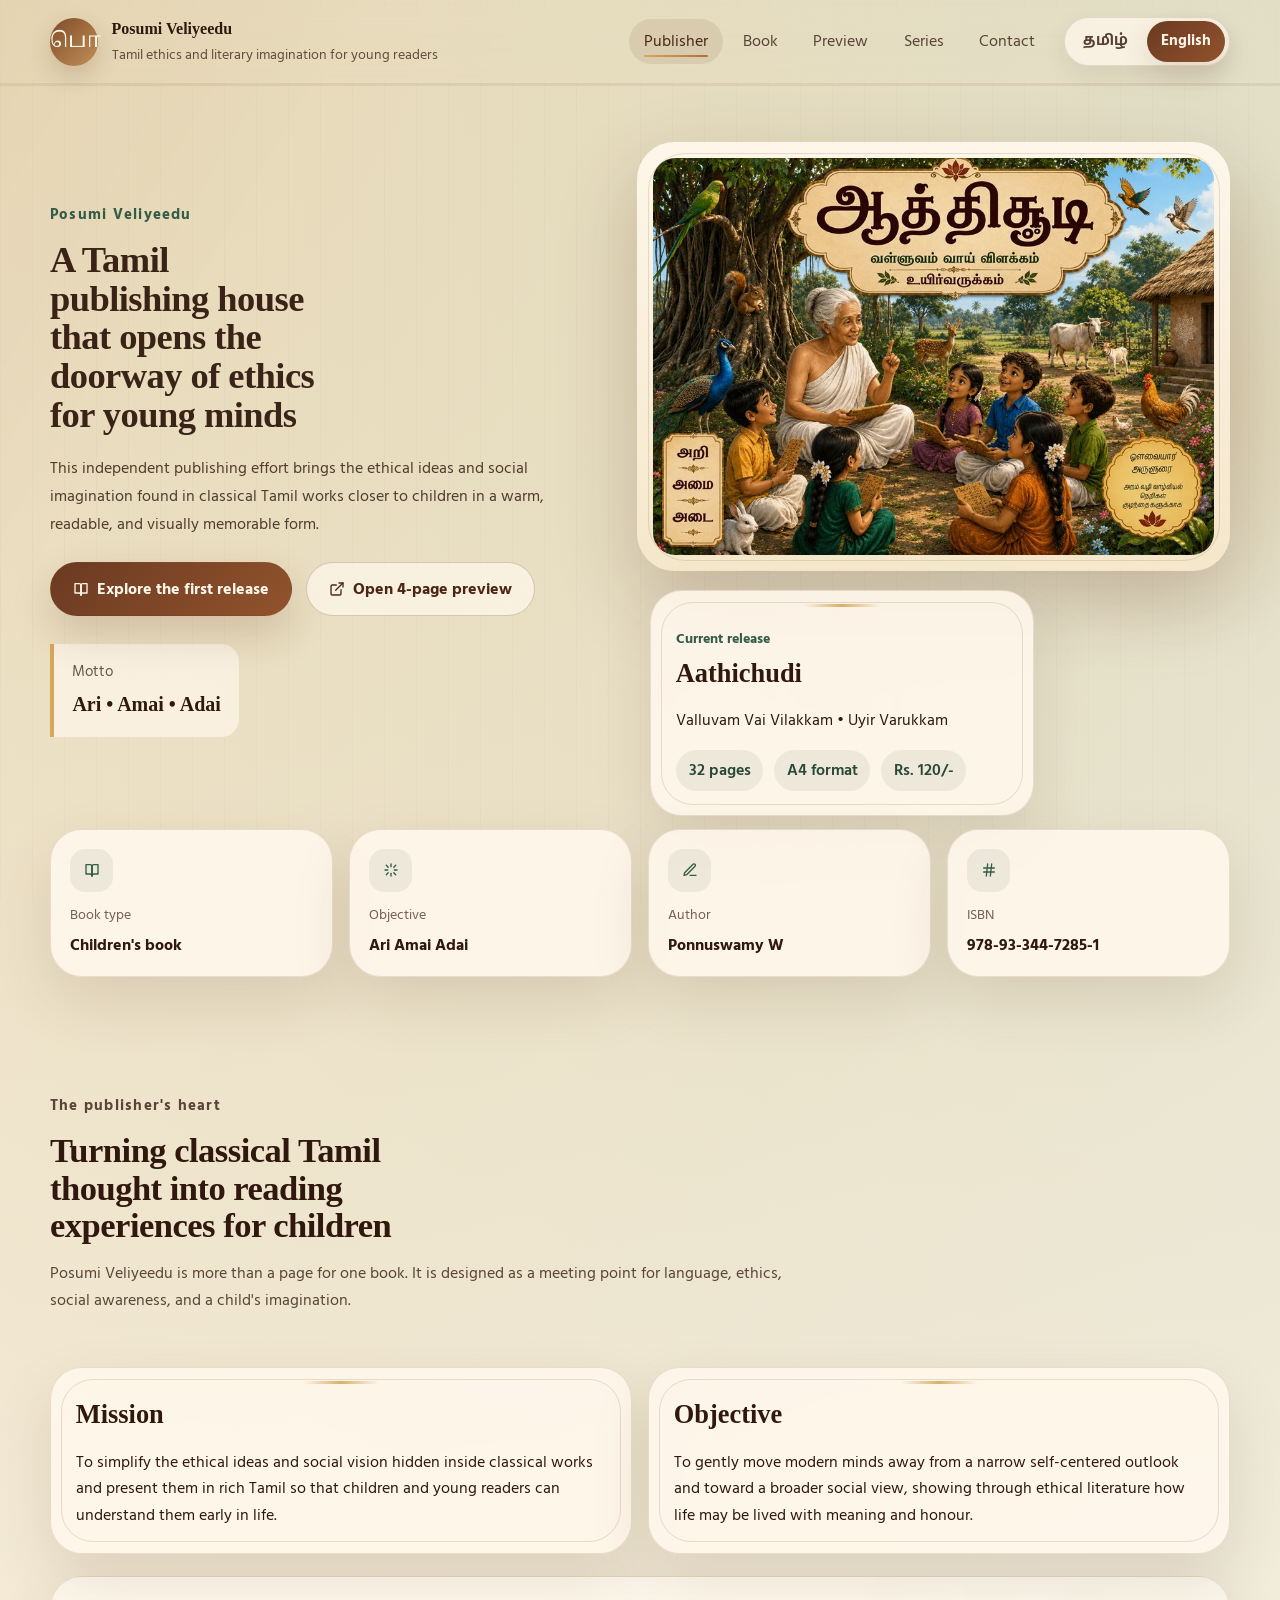
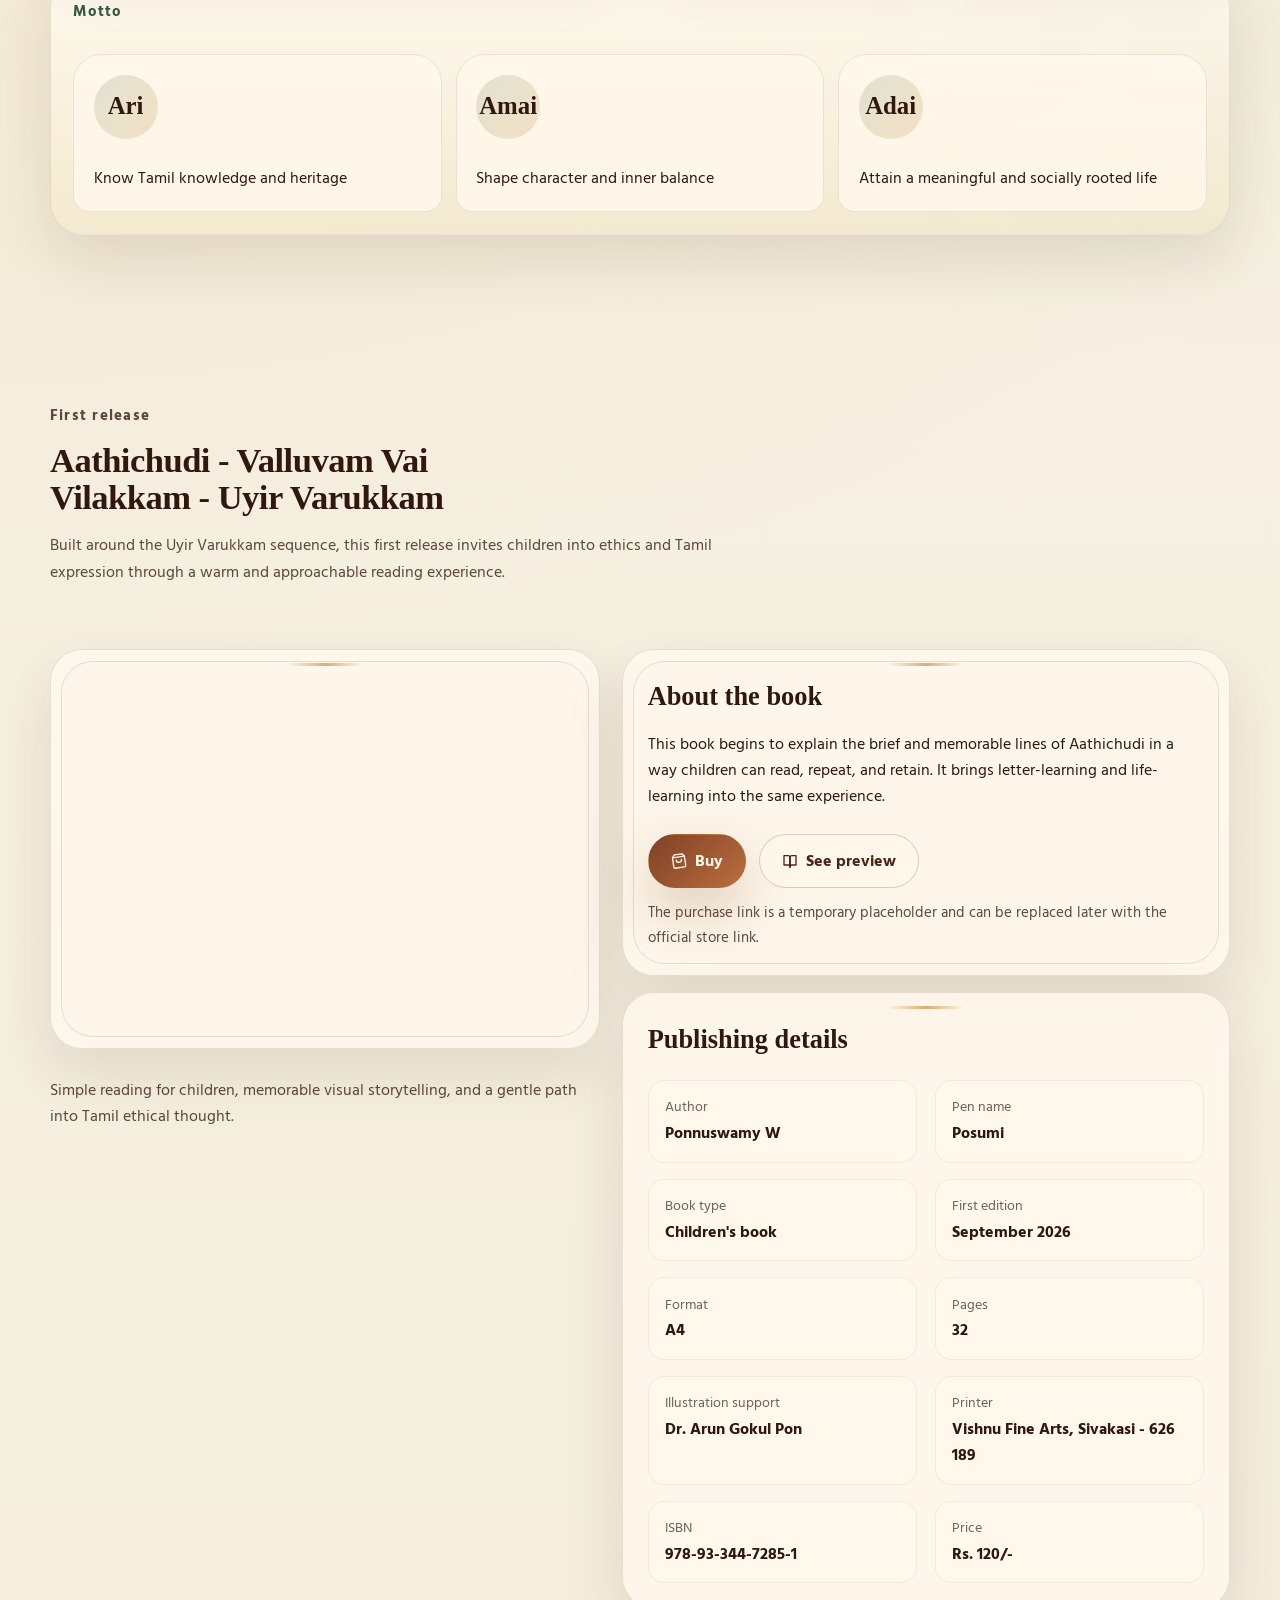
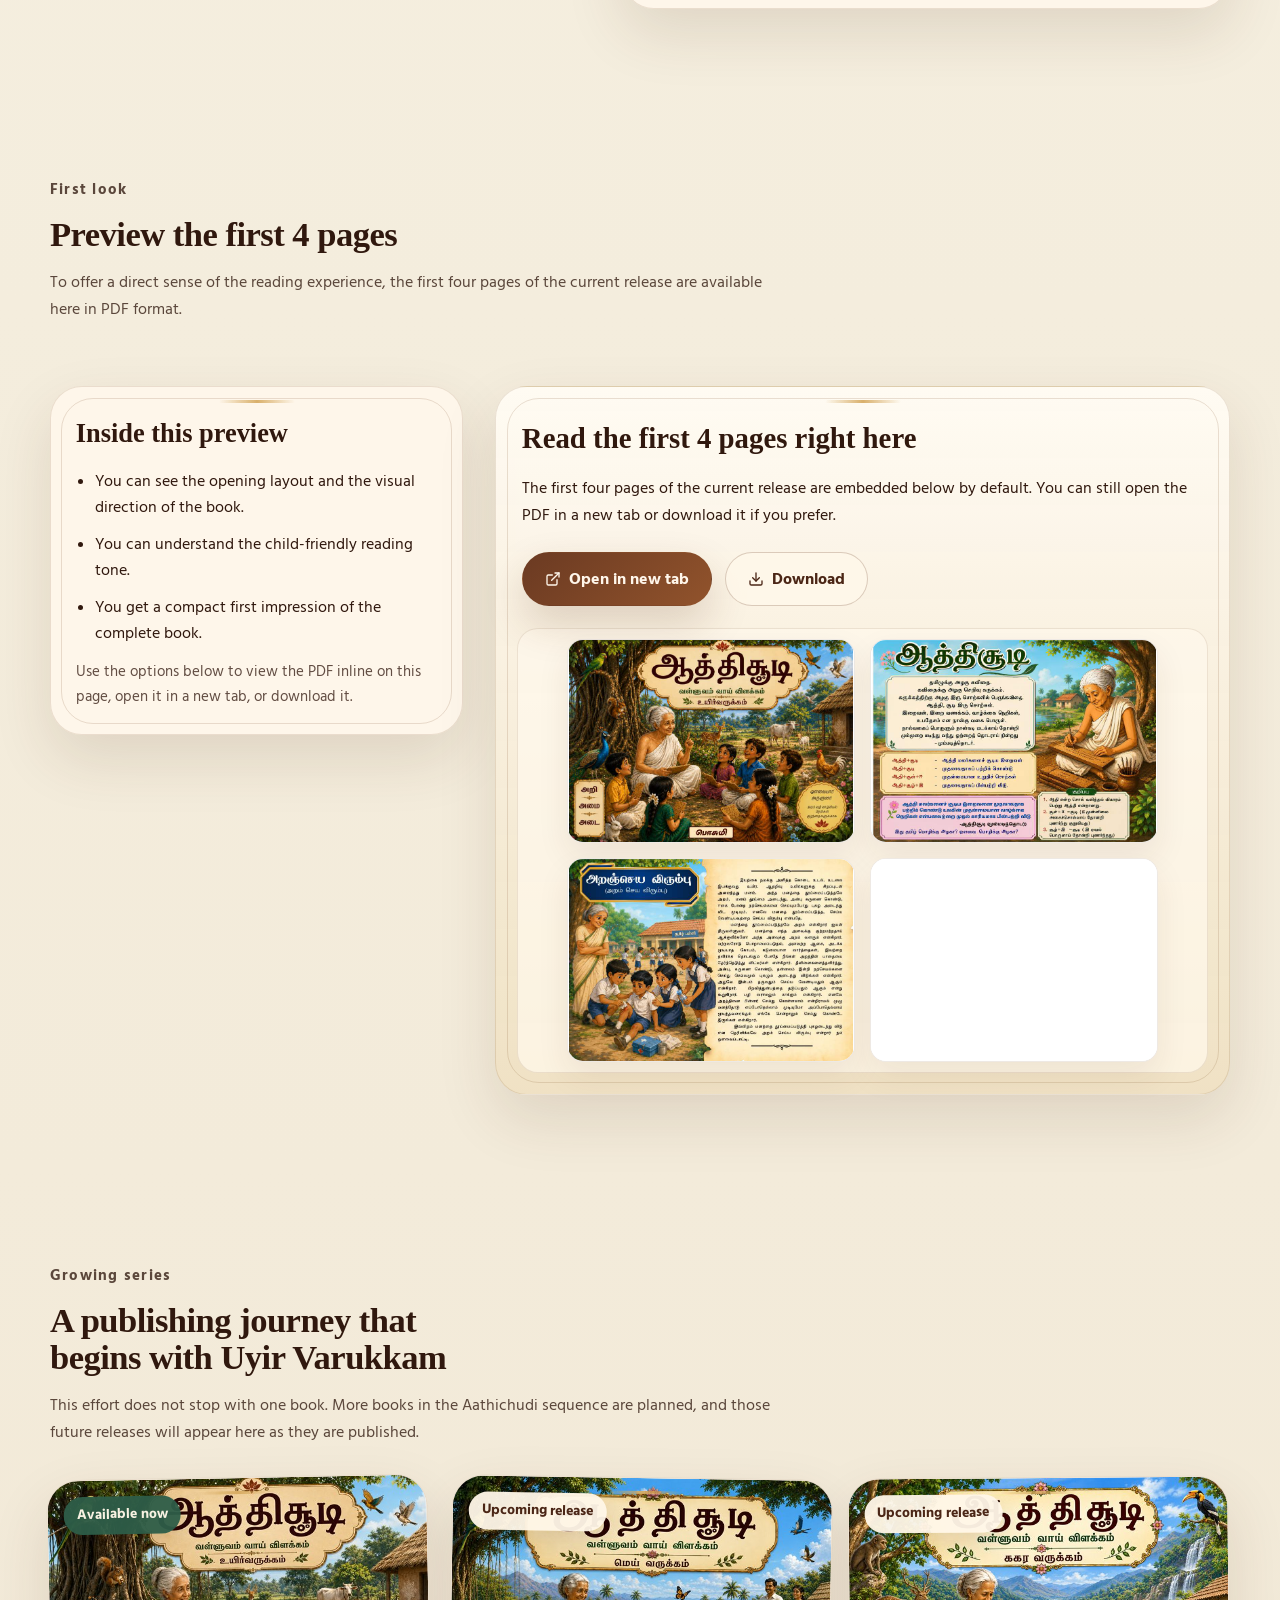
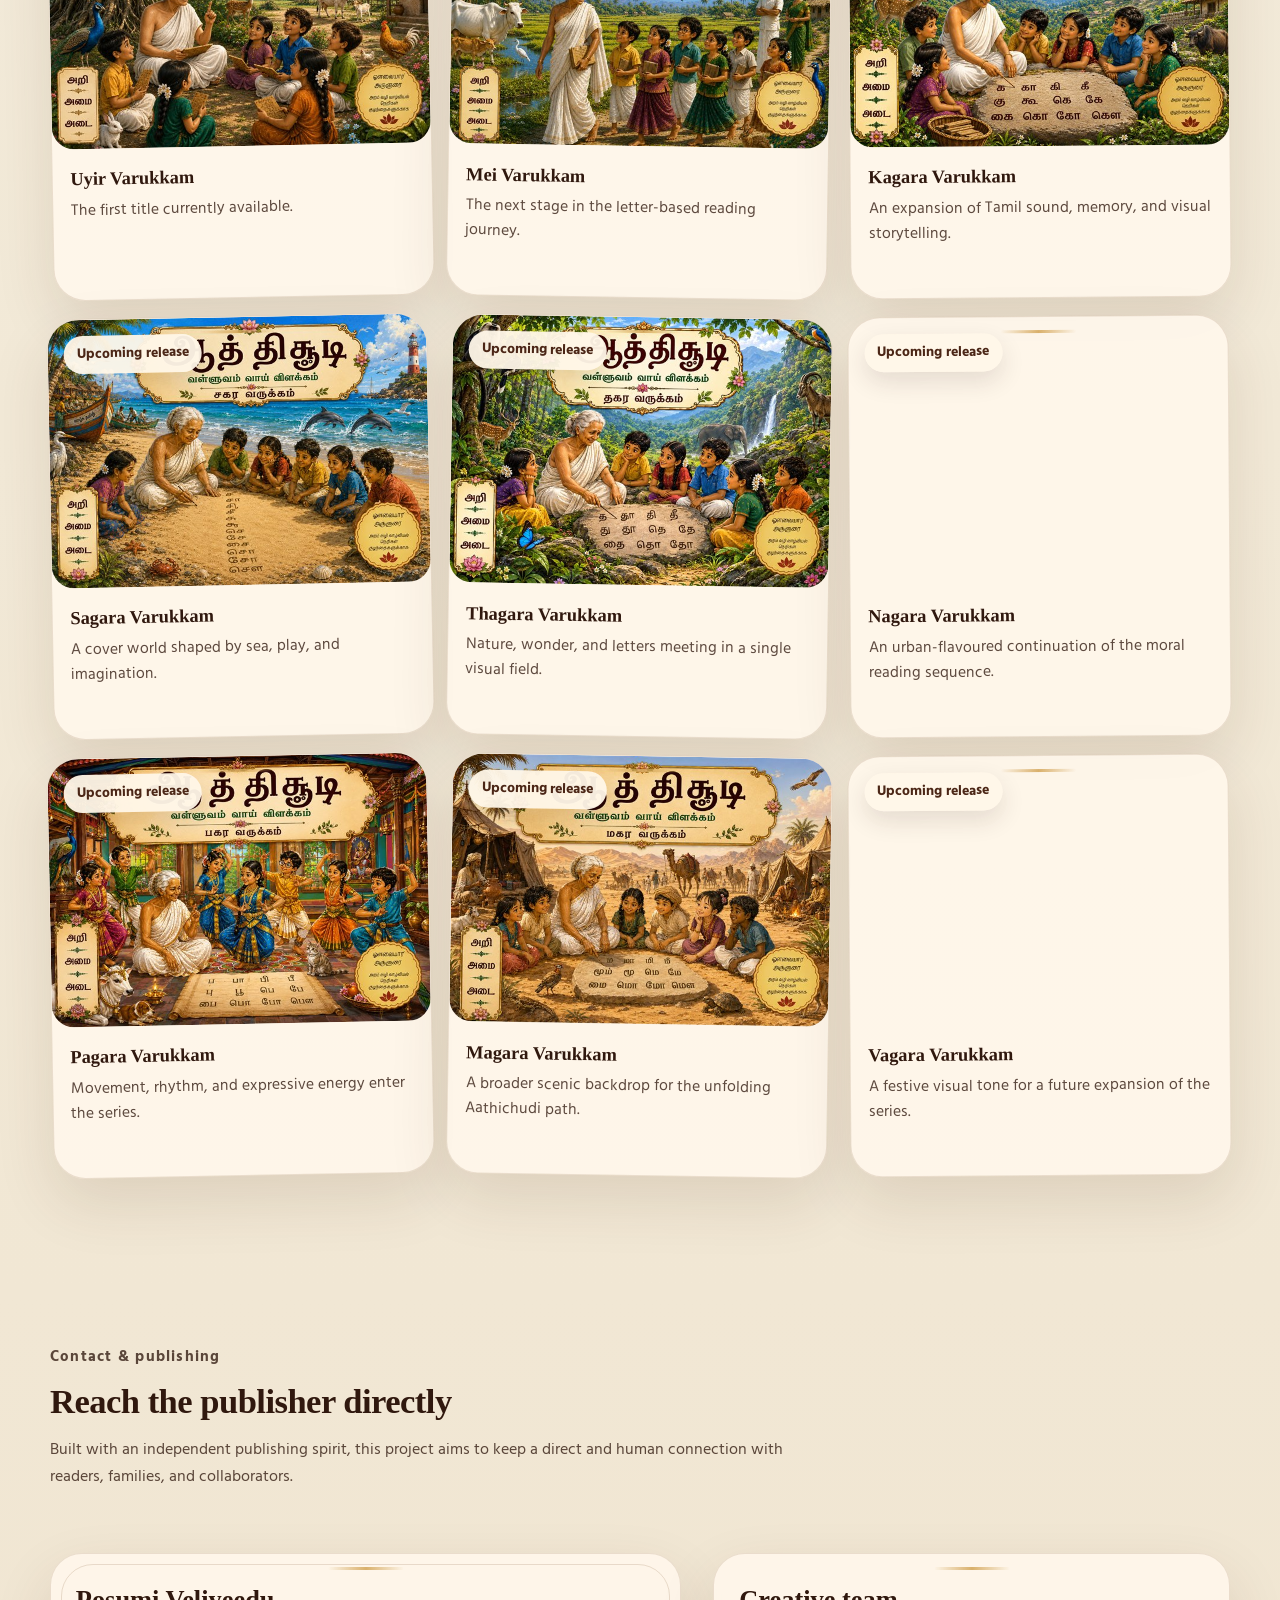
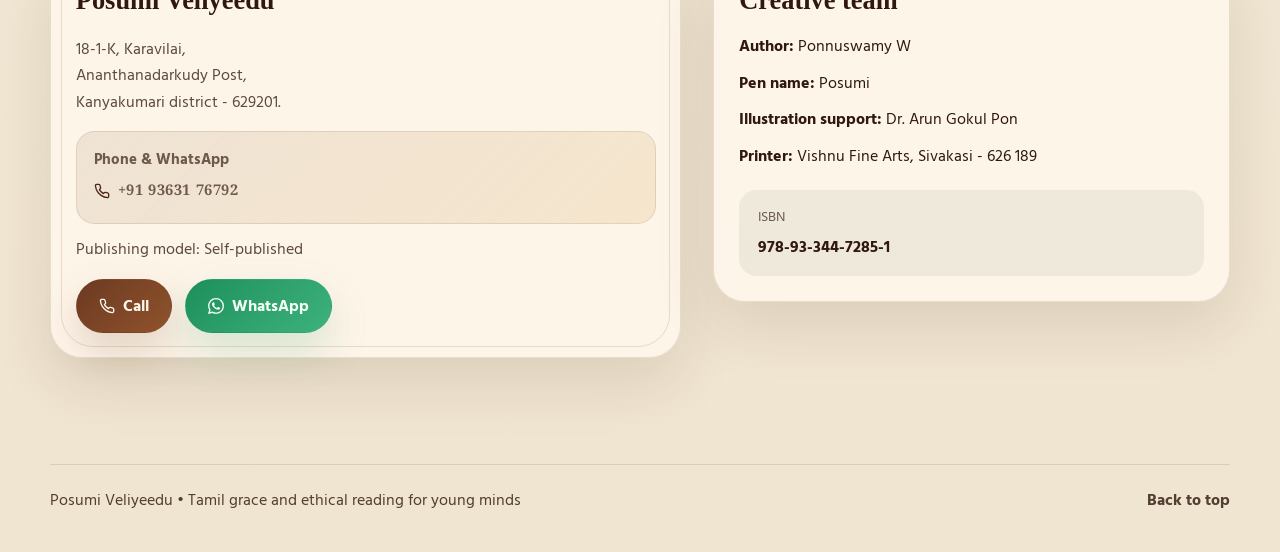
<file: en.html>
<!doctype html>
<html lang="en">
<head>
  <meta charset="utf-8">
  <meta name="viewport" content="width=device-width, initial-scale=1">
  <title>Posumi Veliyeedu | Aathichudi - Valluvam Vai Vilakkam - Uyir Varukkam</title>
  <meta name="description" content="The English version of Posumi Veliyeedu's single-page website, introducing the first Tamil children's release, Aathichudi - Valluvam Vai Vilakkam - Uyir Varukkam, with preview access and future title covers." />
  <meta name="keywords" content="Posumi Veliyeedu, Aathichudi, Tamil children's book, Uyir Varukkam, Valluvam Vai Vilakkam, Tamil publisher" />
  <meta name="author" content="Posumi Veliyeedu" />
  <meta name="robots" content="index, follow, max-image-preview:large, max-snippet:-1, max-video-preview:-1" />
  <meta name="theme-color" content="#6b3a22" />
  <meta name="format-detection" content="telephone=no" />
  <link rel="canonical" href="https://posumiveliyeedu.com/en.html" />
  <link rel="alternate" hreflang="ta-IN" href="https://posumiveliyeedu.com/" />
  <link rel="alternate" hreflang="en-IN" href="https://posumiveliyeedu.com/en.html" />
  <link rel="alternate" hreflang="x-default" href="https://posumiveliyeedu.com/" />
  <link rel="preconnect" href="https://fonts.googleapis.com">
  <link rel="preconnect" href="https://fonts.gstatic.com" crossorigin>
  <link rel="preload" as="style" href="https://fonts.googleapis.com/css2?family=Hind+Madurai:wght@400;600;700&family=Noto+Serif+Tamil:wght@600;700&display=swap">
  <link href="https://fonts.googleapis.com/css2?family=Hind+Madurai:wght@400;600;700&family=Noto+Serif+Tamil:wght@600;700&display=swap" rel="stylesheet" media="print" onload="this.media='all'">
  <noscript><link href="https://fonts.googleapis.com/css2?family=Hind+Madurai:wght@400;600;700&family=Noto+Serif+Tamil:wght@600;700&display=swap" rel="stylesheet"></noscript>
  <link rel="icon" type="image/png" sizes="64x64" href="assets/generated/favicon-64.png">
  <link rel="apple-touch-icon" sizes="180x180" href="assets/generated/favicon-180.png">
  <link rel="manifest" href="manifest.webmanifest?v=20260908a">
  <meta property="og:locale" content="en_IN">
  <meta property="og:locale:alternate" content="ta_IN">
  <meta property="og:type" content="website">
  <meta property="og:site_name" content="Posumi Veliyeedu">
  <meta property="og:title" content="Posumi Veliyeedu | Aathichudi - Valluvam Vai Vilakkam - Uyir Varukkam">
  <meta property="og:description" content="An English introduction to Posumi Veliyeedu, its first children's Tamil release, preview PDF, and future title series.">
  <meta property="og:url" content="https://posumiveliyeedu.com/en.html">
  <meta property="og:image" content="https://posumiveliyeedu.com/assets/generated/social-card.jpg">
  <meta property="og:image:type" content="image/jpeg">
  <meta property="og:image:width" content="1200">
  <meta property="og:image:height" content="630">
  <meta property="og:image:alt" content="Cover art for Aathichudi - Valluvam Vai Vilakkam - Uyir Varukkam">
  <meta name="twitter:card" content="summary_large_image">
  <meta name="twitter:title" content="Posumi Veliyeedu | Aathichudi - Valluvam Vai Vilakkam - Uyir Varukkam">
  <meta name="twitter:description" content="English overview of the first Posumi Veliyeedu release, its preview PDF, and the planned title series.">
  <meta name="twitter:image" content="https://posumiveliyeedu.com/assets/generated/social-card.jpg">
  <meta name="twitter:image:alt" content="Cover art for Aathichudi - Valluvam Vai Vilakkam - Uyir Varukkam">
  <script type="application/ld+json">
    {
      "@context": "https://schema.org",
      "@graph": [
        {
          "@type": "WebSite",
          "@id": "https://posumiveliyeedu.com/en.html#website",
          "url": "https://posumiveliyeedu.com/en.html",
          "name": "Posumi Veliyeedu",
          "alternateName": "பொசுமி வெளியீடு",
          "inLanguage": "en-IN",
          "description": "A Tamil publisher presenting ethical and literary ideas for young readers."
        },
        {
          "@type": "Organization",
          "@id": "https://posumiveliyeedu.com/#org",
          "name": "Posumi Veliyeedu",
          "alternateName": "பொசுமி வெளியீடு",
          "url": "https://posumiveliyeedu.com/",
          "logo": "https://posumiveliyeedu.com/assets/generated/favicon.png",
          "slogan": "Ari Amai Adai",
          "description": "An independent Tamil publishing initiative that brings ethical thought and social imagination from classical literature closer to children.",
          "telephone": "+91-9363176792",
          "address": {
            "@type": "PostalAddress",
            "streetAddress": "18-1-K, Karavilai, Ananthanadarkudy Post",
            "addressLocality": "Kanyakumari district",
            "postalCode": "629201",
            "addressCountry": "IN"
          },
          "contactPoint": {
            "@type": "ContactPoint",
            "contactType": "customer support",
            "telephone": "+91-9363176792",
            "areaServed": "IN",
            "availableLanguage": ["ta", "en"]
          }
        },
        {
          "@type": "Book",
          "@id": "https://posumiveliyeedu.com/#book-aathichudi-uyir",
          "url": "https://posumiveliyeedu.com/en.html#featured",
          "name": "Aathichudi - Valluvam Vai Vilakkam - Uyir Varukkam",
          "alternateName": "ஆத்திசூடி - வள்ளுவம் வாய் விளக்கம் - உயிர் வருக்கம்",
          "inLanguage": "ta-IN",
          "genre": "Children's literature",
          "bookFormat": "https://schema.org/Paperback",
          "numberOfPages": 32,
          "isbn": "978-93-344-7285-1",
          "datePublished": "2026-09",
          "isAccessibleForFree": false,
          "description": "A Tamil children's book that interprets the Uyir Varukkam portion of Aathichudi in a clear and engaging way for young readers.",
          "image": "https://posumiveliyeedu.com/assets/generated/featured-book.jpg",
          "offers": {
            "@type": "Offer",
            "priceCurrency": "INR",
            "price": "120",
            "availability": "https://schema.org/InStock",
            "url": "https://charmfashionjewels.in/products/%E0%AE%86%E0%AE%A4%E0%AF%8D%E0%AE%A4%E0%AE%BF%E0%AE%9A%E0%AF%8D%E0%AE%9A%E0%AF%82%E0%AE%9F%E0%AE%BF-aathichudi-tamil-children-s-book-moral-stories-life-lessons-tamil-learning-for-kids"
          },
          "author": {
            "@type": "Person",
            "name": "Ponnuswamy W",
            "alternateName": "Posumi"
          },
          "illustrator": {
            "@type": "Person",
            "name": "Dr. Arun Gokul Pon"
          },
          "publisher": {
            "@id": "https://posumiveliyeedu.com/#org"
          }
        }
      ]
    }
  </script>
  <link rel="stylesheet" href="styles.css?v=20260908a">
  <script src="script.js?v=20260908a" defer></script>
</head>
<body>
  <a class="skip-link" href="#main-content">Skip to content</a>
  <svg class="icon-sprite" aria-hidden="true" focusable="false">
    <symbol id="icon-book-open" viewBox="0 0 24 24">
      <path d="M12 7v14"></path>
      <path d="M3 18h6a3 3 0 0 1 3 3V7a3 3 0 0 0-3-3H3z"></path>
      <path d="M21 18h-6a3 3 0 0 0-3 3V7a3 3 0 0 1 3-3h6z"></path>
    </symbol>
    <symbol id="icon-external-link" viewBox="0 0 24 24">
      <path d="M15 3h6v6"></path>
      <path d="M10 14 21 3"></path>
      <path d="M18 13v6a2 2 0 0 1-2 2H5a2 2 0 0 1-2-2V8a2 2 0 0 1 2-2h6"></path>
    </symbol>
    <symbol id="icon-download" viewBox="0 0 24 24">
      <path d="M21 15v4a2 2 0 0 1-2 2H5a2 2 0 0 1-2-2v-4"></path>
      <path d="m7 10 5 5 5-5"></path>
      <path d="M12 15V3"></path>
    </symbol>
    <symbol id="icon-phone" viewBox="0 0 24 24">
      <path d="M22 16.92v3a2 2 0 0 1-2.18 2 19.86 19.86 0 0 1-8.63-3.07 19.5 19.5 0 0 1-6-6A19.86 19.86 0 0 1 2.12 4.18 2 2 0 0 1 4.11 2h3a2 2 0 0 1 2 1.72 12.84 12.84 0 0 0 .7 2.81 2 2 0 0 1-.45 2.11L8.09 9.91a16 16 0 0 0 6 6l1.27-1.27a2 2 0 0 1 2.11-.45 12.84 12.84 0 0 0 2.81.7A2 2 0 0 1 22 16.92z"></path>
    </symbol>
    <symbol id="icon-whatsapp" viewBox="0 0 24 24">
      <path d="M17.472 14.382c-.297-.149-1.758-.867-2.03-.967-.273-.099-.471-.148-.67.15-.197.297-.767.966-.94 1.164-.173.199-.347.223-.644.075-.297-.15-1.255-.463-2.39-1.475-.883-.788-1.48-1.761-1.653-2.059-.173-.297-.018-.458.13-.606.134-.133.298-.347.446-.52.149-.174.198-.298.298-.497.099-.198.05-.371-.025-.52-.075-.149-.669-1.612-.916-2.207-.242-.579-.487-.5-.669-.51-.173-.008-.371-.01-.57-.01-.198 0-.52.074-.792.372-.272.297-1.04 1.016-1.04 2.479 0 1.462 1.065 2.875 1.213 3.074.149.198 2.096 3.2 5.077 4.487.709.306 1.262.489 1.694.625.712.227 1.36.195 1.871.118.571-.085 1.758-.719 2.006-1.413.248-.694.248-1.289.173-1.413-.074-.124-.272-.198-.57-.347m-5.421 7.403h-.004a9.87 9.87 0 01-5.031-1.378l-.361-.214-3.741.982.998-3.648-.235-.374a9.86 9.86 0 01-1.51-5.26c.001-5.45 4.436-9.884 9.888-9.884 2.64 0 5.122 1.03 6.988 2.898a9.825 9.825 0 012.893 6.994c-.003 5.45-4.437 9.884-9.885 9.884m8.413-18.297A11.815 11.815 0 0012.05 0C5.495 0 .16 5.335.157 11.892c0 2.096.547 4.142 1.588 5.945L.057 24l6.305-1.654a11.882 11.882 0 005.683 1.448h.005c6.554 0 11.89-5.335 11.893-11.893a11.821 11.821 0 00-3.48-8.413Z"></path>
    </symbol>
    <symbol id="icon-shopping-bag" viewBox="0 0 24 24">
      <path d="M6 2 3 6v14a2 2 0 0 0 2 2h14a2 2 0 0 0 2-2V6l-3-4Z"></path>
      <path d="M3 6h18"></path>
      <path d="M16 10a4 4 0 0 1-8 0"></path>
    </symbol>
    <symbol id="icon-sparkles" viewBox="0 0 24 24">
      <path d="M12 3v4"></path>
      <path d="M12 17v4"></path>
      <path d="M4.93 4.93 7.76 7.76"></path>
      <path d="M16.24 16.24 19.07 19.07"></path>
      <path d="M3 12h4"></path>
      <path d="M17 12h4"></path>
      <path d="m4.93 19.07 2.83-2.83"></path>
      <path d="m16.24 7.76 2.83-2.83"></path>
    </symbol>
    <symbol id="icon-pen" viewBox="0 0 24 24">
      <path d="M12 20h9"></path>
      <path d="M16.5 3.5a2.12 2.12 0 1 1 3 3L7 19l-4 1 1-4Z"></path>
    </symbol>
    <symbol id="icon-hash" viewBox="0 0 24 24">
      <path d="M4 9h16"></path>
      <path d="M4 15h16"></path>
      <path d="M10 3 8 21"></path>
      <path d="M16 3l-2 18"></path>
    </symbol>
  </svg>
  <div class="page-shell">
    <header class="site-header" id="home">
      <div class="topbar">
        <div class="container topbar-row">
          <a class="brand" href="#home" aria-label="Posumi Veliyeedu home">
            <span class="brand-mark">பொ</span>
            <span class="brand-text">
              <strong>Posumi Veliyeedu</strong>
              <small>Tamil ethics and literary imagination for young readers</small>
            </span>
          </a>
          <div class="topbar-links">
            <nav class="site-nav" id="site-nav" aria-label="Primary navigation" data-nav>
              <a href="#mission">Publisher</a>
              <a href="#featured">Book</a>
              <a href="#preview">Preview</a>
              <a href="#series">Series</a>
              <a href="#contact">Contact</a>
            </nav>
            <div class="language-switch" aria-label="Language selector">
              <a class="language-pill" href="index.html" lang="ta">தமிழ்</a>
              <a class="language-pill is-current" href="en.html" lang="en" aria-current="page">English</a>
            </div>
          </div>
          <button class="nav-toggle" type="button" aria-controls="site-nav" aria-expanded="false" data-nav-toggle>
            <span></span>
            <span></span>
            <span></span>
            <span class="sr-only">Menu</span>
          </button>
        </div>
        <div class="scroll-progress" aria-hidden="true">
          <span data-scroll-progress></span>
        </div>
      </div>

      <section class="hero">
        <div class="container hero-grid">
          <div class="hero-copy reveal">
            <p class="eyebrow">Posumi Veliyeedu</p>
            <h1>A Tamil publishing house that opens the doorway of ethics for young minds</h1>
            <p class="lead">This independent publishing effort brings the ethical ideas and social imagination found in classical Tamil works closer to children in a warm, readable, and visually memorable form.</p>
            <div class="hero-actions">
              <a class="button button-primary button-book" href="#featured"><svg class="ui-icon" aria-hidden="true"><use href="#icon-book-open"></use></svg><span>Explore the first release</span></a>
              <a class="button button-secondary button-linkout" href="Book/Aathichudi_Intro.pdf" target="_blank" rel="noopener"><svg class="ui-icon" aria-hidden="true"><use href="#icon-external-link"></use></svg><span>Open 4-page preview</span></a>
            </div>
            <div class="hero-note">
              <span>Motto</span>
              <strong>Ari • Amai • Adai</strong>
            </div>
          </div>

          <div class="hero-visual reveal">
            <div class="hero-three-shell" data-hero-three aria-hidden="true"></div>
            <figure class="cover-frame">
              <img src="assets/generated/featured-book-640.jpg" srcset="assets/generated/featured-book-480.jpg 480w, assets/generated/featured-book-640.jpg 640w, assets/generated/featured-book.jpg 900w" sizes="(max-width: 760px) 88vw, (max-width: 1200px) 42vw, 900px" alt="Cover art for Aathichudi - Valluvam Vai Vilakkam - Uyir Varukkam" width="900" height="637" fetchpriority="high" decoding="async">
            </figure>
            <aside class="hero-meta ornament-card">
              <p class="mini-label">Current release</p>
              <h2>Aathichudi</h2>
              <p>Valluvam Vai Vilakkam • Uyir Varukkam</p>
              <ul class="hero-facts" aria-label="Book summary">
                <li>32 pages</li>
                <li>A4 format</li>
                <li>Rs. 120/-</li>
              </ul>
            </aside>
          </div>
        </div>

        <div class="container stats-strip reveal" aria-label="Key details">
          <article class="stat-card">
            <div class="stat-card-icon"><svg class="ui-icon" aria-hidden="true"><use href="#icon-book-open"></use></svg></div>
            <span>Book type</span>
            <strong>Children's book</strong>
          </article>
          <article class="stat-card">
            <div class="stat-card-icon"><svg class="ui-icon" aria-hidden="true"><use href="#icon-sparkles"></use></svg></div>
            <span>Objective</span>
            <strong>Ari Amai Adai</strong>
          </article>
          <article class="stat-card">
            <div class="stat-card-icon"><svg class="ui-icon" aria-hidden="true"><use href="#icon-pen"></use></svg></div>
            <span>Author</span>
            <strong>Ponnuswamy W</strong>
          </article>
          <article class="stat-card">
            <div class="stat-card-icon"><svg class="ui-icon" aria-hidden="true"><use href="#icon-hash"></use></svg></div>
            <span>ISBN</span>
            <strong>978-93-344-7285-1</strong>
          </article>
        </div>
      </section>
    </header>

    <main id="main-content">
      <section class="section section-mission" id="mission">
        <div class="container mission-layout">
          <div class="section-heading reveal">
            <p class="eyebrow">The publisher's heart</p>
            <h2>Turning classical Tamil thought into reading experiences for children</h2>
            <p>Posumi Veliyeedu is more than a page for one book. It is designed as a meeting point for language, ethics, social awareness, and a child's imagination.</p>
          </div>

          <div class="mission-stack">
            <article class="ornament-card reveal">
              <h3>Mission</h3>
              <p>To simplify the ethical ideas and social vision hidden inside classical works and present them in rich Tamil so that children and young readers can understand them early in life.</p>
            </article>
            <article class="ornament-card reveal">
              <h3>Objective</h3>
              <p>To gently move modern minds away from a narrow self-centered outlook and toward a broader social view, showing through ethical literature how life may be lived with meaning and honour.</p>
            </article>
          </div>

          <aside class="motto-panel reveal" aria-label="Meaning of the motto">
            <p class="eyebrow">Motto</p>
            <div class="motto-steps">
              <article class="motto-step">
                <strong>Ari</strong>
                <p>Know Tamil knowledge and heritage</p>
              </article>
              <article class="motto-step">
                <strong>Amai</strong>
                <p>Shape character and inner balance</p>
              </article>
              <article class="motto-step">
                <strong>Adai</strong>
                <p>Attain a meaningful and socially rooted life</p>
              </article>
            </div>
          </aside>
        </div>
      </section>

      <section class="section section-featured" id="featured">
        <div class="container featured-layout">
          <div class="section-heading reveal">
            <p class="eyebrow">First release</p>
            <h2>Aathichudi - Valluvam Vai Vilakkam - Uyir Varukkam</h2>
            <p>Built around the Uyir Varukkam sequence, this first release invites children into ethics and Tamil expression through a warm and approachable reading experience.</p>
          </div>

          <div class="featured-grid">
            <article class="book-showcase reveal">
              <div class="book-image-shell">
                <img src="assets/generated/featured-book-640.jpg" srcset="assets/generated/featured-book-480.jpg 480w, assets/generated/featured-book-640.jpg 640w, assets/generated/featured-book.jpg 900w" sizes="(max-width: 1024px) 92vw, 44vw" alt="Aathichudi Uyir Varukkam cover" width="900" height="637" loading="lazy" decoding="async">
              </div>
              <p class="caption">Simple reading for children, memorable visual storytelling, and a gentle path into Tamil ethical thought.</p>
            </article>

            <div class="featured-copy">
              <article class="ornament-card reveal">
                <h3>About the book</h3>
                <p>This book begins to explain the brief and memorable lines of Aathichudi in a way children can read, repeat, and retain. It brings letter-learning and life-learning into the same experience.</p>
                <div class="action-row">
                  <a class="button button-primary button-buy" href="https://charmfashionjewels.in/products/%E0%AE%86%E0%AE%A4%E0%AF%8D%E0%AE%A4%E0%AE%BF%E0%AE%9A%E0%AF%8D%E0%AE%9A%E0%AF%82%E0%AE%9F%E0%AE%BF-aathichudi-tamil-children-s-book-moral-stories-life-lessons-tamil-learning-for-kids" target="_blank" rel="noopener" aria-label="Temporary buy link" data-magnetic="true"><svg class="ui-icon" aria-hidden="true"><use href="#icon-shopping-bag"></use></svg><span>Buy</span></a>
                  <a class="button button-secondary button-book" href="#preview"><svg class="ui-icon" aria-hidden="true"><use href="#icon-book-open"></use></svg><span>See preview</span></a>
                </div>
                <p class="small-note">The purchase link is a temporary placeholder and can be replaced later with the official store link.</p>
              </article>

              <article class="details-card reveal">
                <h3>Publishing details</h3>
                <dl class="detail-grid">
                  <div>
                    <dt>Author</dt>
                    <dd>Ponnuswamy W</dd>
                  </div>
                  <div>
                    <dt>Pen name</dt>
                    <dd>Posumi</dd>
                  </div>
                  <div>
                    <dt>Book type</dt>
                    <dd>Children's book</dd>
                  </div>
                  <div>
                    <dt>First edition</dt>
                    <dd>September 2026</dd>
                  </div>
                  <div>
                    <dt>Format</dt>
                    <dd>A4</dd>
                  </div>
                  <div>
                    <dt>Pages</dt>
                    <dd>32</dd>
                  </div>
                  <div>
                    <dt>Illustration support</dt>
                    <dd>Dr. Arun Gokul Pon</dd>
                  </div>
                  <div>
                    <dt>Printer</dt>
                    <dd>Vishnu Fine Arts, Sivakasi - 626 189</dd>
                  </div>
                  <div>
                    <dt>ISBN</dt>
                    <dd>978-93-344-7285-1</dd>
                  </div>
                  <div>
                    <dt>Price</dt>
                    <dd>Rs. 120/-</dd>
                  </div>
                </dl>
              </article>
            </div>
          </div>
        </div>
      </section>

      <section class="section section-preview" id="preview">
        <div class="container preview-layout">
          <div class="section-heading reveal">
            <p class="eyebrow">First look</p>
            <h2>Preview the first 4 pages</h2>
            <p>To offer a direct sense of the reading experience, the first four pages of the current release are available here in PDF format.</p>
          </div>

          <article class="ornament-card preview-copy reveal">
            <h3>Inside this preview</h3>
            <ul class="preview-list">
              <li>You can see the opening layout and the visual direction of the book.</li>
              <li>You can understand the child-friendly reading tone.</li>
              <li>You get a compact first impression of the complete book.</li>
            </ul>
            <p class="preview-note">Use the options below to view the PDF inline on this page, open it in a new tab, or download it.</p>
          </article>

          <div class="preview-frame reveal" aria-label="PDF preview of the first four pages of Aathichudi">
            <article class="preview-poster">
              <div class="preview-poster-body">
                <h3>Read the first 4 pages right here</h3>
                <p>The first four pages of the current release are embedded below by default. You can still open the PDF in a new tab or download it if you prefer.</p>
                <div class="action-row">
                  <a class="button button-primary button-linkout" href="Book/Aathichudi_Intro.pdf" target="_blank" rel="noopener"><svg class="ui-icon" aria-hidden="true"><use href="#icon-external-link"></use></svg><span>Open in new tab</span></a>
                  <a class="button button-secondary button-download" href="Book/Aathichudi_Intro.pdf" download><svg class="ui-icon" aria-hidden="true"><use href="#icon-download"></use></svg><span>Download</span></a>
                </div>
              </div>
              <div class="pdf-embed-shell">
                <div class="pdf-loading-note" data-pdf-placeholder>Loading preview...</div>
                <div class="pdf-inline-viewer" data-pdf-viewer data-pdf-src="Book/Aathichudi_Intro.pdf" data-loading-label="Loading preview..." data-error-label="Inline preview is not available on this device. Use the buttons above to open or download the PDF." data-page-label="Preview page" aria-label="Aathichudi preview PDF inline viewer"></div>
                <p class="pdf-fallback-note" data-pdf-fallback hidden>Inline preview is not available on this device. Use the buttons above to open the PDF in a new tab or download it.</p>
              </div>
            </article>
          </div>
        </div>
      </section>

      <section class="section section-series" id="series">
        <div class="container">
          <div class="section-heading reveal">
            <p class="eyebrow">Growing series</p>
            <h2>A publishing journey that begins with Uyir Varukkam</h2>
            <p>This effort does not stop with one book. More books in the Aathichudi sequence are planned, and those future releases will appear here as they are published.</p>
          </div>

          <div class="series-grid">
            <article class="series-card reveal">
              <span class="series-status current">Available now</span>
              <img src="assets/generated/series-0-320.jpg" srcset="assets/generated/series-0-320.jpg 320w, assets/generated/series-0.jpg 640w" sizes="(max-width: 760px) 92vw, (max-width: 1024px) 46vw, 31vw" alt="Uyir Varukkam cover" width="640" height="453" loading="lazy" decoding="async">
              <div class="series-body">
                <h3>Uyir Varukkam</h3>
                <p>The first title currently available.</p>
              </div>
            </article>
            <article class="series-card reveal">
              <span class="series-status">Upcoming release</span>
              <img src="assets/generated/series-1-320.jpg" srcset="assets/generated/series-1-320.jpg 320w, assets/generated/series-1.jpg 640w" sizes="(max-width: 760px) 92vw, (max-width: 1024px) 46vw, 31vw" alt="Mei Varukkam cover" width="640" height="453" loading="lazy" decoding="async">
              <div class="series-body">
                <h3>Mei Varukkam</h3>
                <p>The next stage in the letter-based reading journey.</p>
              </div>
            </article>
            <article class="series-card reveal">
              <span class="series-status">Upcoming release</span>
              <img src="assets/generated/series-2-320.jpg" srcset="assets/generated/series-2-320.jpg 320w, assets/generated/series-2.jpg 640w" sizes="(max-width: 760px) 92vw, (max-width: 1024px) 46vw, 31vw" alt="Kagara Varukkam cover" width="640" height="453" loading="lazy" decoding="async">
              <div class="series-body">
                <h3>Kagara Varukkam</h3>
                <p>An expansion of Tamil sound, memory, and visual storytelling.</p>
              </div>
            </article>
            <article class="series-card reveal">
              <span class="series-status">Upcoming release</span>
              <img src="assets/generated/series-3-320.jpg" srcset="assets/generated/series-3-320.jpg 320w, assets/generated/series-3.jpg 640w" sizes="(max-width: 760px) 92vw, (max-width: 1024px) 46vw, 31vw" alt="Sagara Varukkam cover" width="640" height="453" loading="lazy" decoding="async">
              <div class="series-body">
                <h3>Sagara Varukkam</h3>
                <p>A cover world shaped by sea, play, and imagination.</p>
              </div>
            </article>
            <article class="series-card reveal">
              <span class="series-status">Upcoming release</span>
              <img src="assets/generated/series-4-320.jpg" srcset="assets/generated/series-4-320.jpg 320w, assets/generated/series-4.jpg 640w" sizes="(max-width: 760px) 92vw, (max-width: 1024px) 46vw, 31vw" alt="Thagara Varukkam cover" width="640" height="453" loading="lazy" decoding="async">
              <div class="series-body">
                <h3>Thagara Varukkam</h3>
                <p>Nature, wonder, and letters meeting in a single visual field.</p>
              </div>
            </article>
            <article class="series-card reveal">
              <span class="series-status">Upcoming release</span>
              <img src="assets/generated/series-5-320.jpg" srcset="assets/generated/series-5-320.jpg 320w, assets/generated/series-5.jpg 640w" sizes="(max-width: 760px) 92vw, (max-width: 1024px) 46vw, 31vw" alt="Nagara Varukkam cover" width="640" height="453" loading="lazy" decoding="async">
              <div class="series-body">
                <h3>Nagara Varukkam</h3>
                <p>An urban-flavoured continuation of the moral reading sequence.</p>
              </div>
            </article>
            <article class="series-card reveal">
              <span class="series-status">Upcoming release</span>
              <img src="assets/generated/series-6-320.jpg" srcset="assets/generated/series-6-320.jpg 320w, assets/generated/series-6.jpg 640w" sizes="(max-width: 760px) 92vw, (max-width: 1024px) 46vw, 31vw" alt="Pagara Varukkam cover" width="640" height="453" loading="lazy" decoding="async">
              <div class="series-body">
                <h3>Pagara Varukkam</h3>
                <p>Movement, rhythm, and expressive energy enter the series.</p>
              </div>
            </article>
            <article class="series-card reveal">
              <span class="series-status">Upcoming release</span>
              <img src="assets/generated/series-7-320.jpg" srcset="assets/generated/series-7-320.jpg 320w, assets/generated/series-7.jpg 640w" sizes="(max-width: 760px) 92vw, (max-width: 1024px) 46vw, 31vw" alt="Magara Varukkam cover" width="640" height="453" loading="lazy" decoding="async">
              <div class="series-body">
                <h3>Magara Varukkam</h3>
                <p>A broader scenic backdrop for the unfolding Aathichudi path.</p>
              </div>
            </article>
            <article class="series-card reveal">
              <span class="series-status">Upcoming release</span>
              <img src="assets/generated/series-8-320.jpg" srcset="assets/generated/series-8-320.jpg 320w, assets/generated/series-8.jpg 640w" sizes="(max-width: 760px) 92vw, (max-width: 1024px) 46vw, 31vw" alt="Vagara Varukkam cover" width="640" height="453" loading="lazy" decoding="async">
              <div class="series-body">
                <h3>Vagara Varukkam</h3>
                <p>A festive visual tone for a future expansion of the series.</p>
              </div>
            </article>
          </div>
        </div>
      </section>

      <section class="section section-contact" id="contact">
        <div class="container contact-layout">
          <div class="section-heading reveal">
            <p class="eyebrow">Contact & publishing</p>
            <h2>Reach the publisher directly</h2>
            <p>Built with an independent publishing spirit, this project aims to keep a direct and human connection with readers, families, and collaborators.</p>
          </div>

          <article class="ornament-card reveal">
            <h3>Posumi Veliyeedu</h3>
            <address>
              18-1-K, Karavilai,<br>
              Ananthanadarkudy Post,<br>
              Kanyakumari district - 629201.
            </address>
            <div class="contact-highlight">
              <span>Phone & WhatsApp</span>
              <a class="phone-highlight" href="tel:+919363176792"><svg class="ui-icon" aria-hidden="true"><use href="#icon-phone"></use></svg><span>+91 93631 76792</span></a>
            </div>
            <p class="contact-line">Publishing model: Self-published</p>
            <div class="contact-actions">
              <a class="button button-primary button-call" href="tel:+919363176792"><svg class="ui-icon" aria-hidden="true"><use href="#icon-phone"></use></svg><span>Call</span></a>
              <a class="button button-whatsapp" href="https://wa.me/919363176792" target="_blank" rel="noopener"><svg class="ui-icon ui-icon-brand" aria-hidden="true"><use href="#icon-whatsapp"></use></svg><span>WhatsApp</span></a>
            </div>
          </article>

          <article class="contact-card reveal">
            <h3>Creative team</h3>
            <p><strong>Author:</strong> Ponnuswamy W</p>
            <p><strong>Pen name:</strong> Posumi</p>
            <p><strong>Illustration support:</strong> Dr. Arun Gokul Pon</p>
            <p><strong>Printer:</strong> Vishnu Fine Arts, Sivakasi - 626 189</p>
            <div class="seal">
              <span>ISBN</span>
              <strong>978-93-344-7285-1</strong>
            </div>
          </article>
        </div>
      </section>
    </main>

    <footer class="site-footer">
      <div class="container footer-row">
        <p>Posumi Veliyeedu • Tamil grace and ethical reading for young minds</p>
        <a href="#home">Back to top</a>
      </div>
    </footer>
  </div>
</body>
</html>
</file>
<file: styles.css>
:root {
  --bg: #f5efe0;
  --bg-soft: #fbf7ed;
  --paper: rgba(255, 248, 236, 0.88);
  --paper-strong: rgba(255, 247, 231, 0.97);
  --line: rgba(103, 67, 35, 0.18);
  --brown-900: #30180e;
  --brown-800: #4b2616;
  --brown-700: #6b3a22;
  --brown-500: #96603c;
  --gold-400: #d5a85d;
  --gold-300: #e8c98a;
  --leaf-800: #284736;
  --leaf-700: #335b46;
  --leaf-500: #4b7a61;
  --terracotta: #b86b3f;
  --shadow-soft: 0 24px 60px rgba(77, 43, 20, 0.12);
  --shadow-strong: 0 30px 80px rgba(67, 33, 12, 0.22);
  --radius-xl: 32px;
  --radius-lg: 24px;
  --radius-md: 18px;
  --container: min(1180px, calc(100% - 2rem));
}

* {
  box-sizing: border-box;
}

html {
  scroll-behavior: smooth;
}

body {
  margin: 0;
  font-family: "Hind Madurai", sans-serif;
  color: var(--brown-900);
  background:
    radial-gradient(circle at top left, rgba(223, 193, 134, 0.45), transparent 32%),
    radial-gradient(circle at top right, rgba(117, 171, 144, 0.18), transparent 28%),
    linear-gradient(180deg, #f9f2e5 0%, #f5efe0 38%, #f0e5d1 100%);
  line-height: 1.65;
}

body::before {
  content: "";
  position: fixed;
  inset: 0;
  pointer-events: none;
  background:
    linear-gradient(120deg, rgba(106, 58, 34, 0.035), rgba(106, 58, 34, 0) 24%),
    repeating-linear-gradient(
      90deg,
      rgba(107, 58, 34, 0.028) 0,
      rgba(107, 58, 34, 0.028) 1px,
      transparent 1px,
      transparent 32px
    );
  opacity: 0.8;
}

img {
  display: block;
  max-width: 100%;
}

.cover-frame img,
.book-image-shell img,
.preview-poster img,
.series-card img {
  width: 100%;
  height: auto;
}

a {
  color: inherit;
  text-decoration: none;
}

button,
input,
textarea,
select {
  font: inherit;
}

.sr-only {
  position: absolute;
  width: 1px;
  height: 1px;
  padding: 0;
  margin: -1px;
  overflow: hidden;
  clip: rect(0, 0, 0, 0);
  white-space: nowrap;
  border: 0;
}

.skip-link {
  position: absolute;
  top: -3.5rem;
  left: 1rem;
  z-index: 99;
  padding: 0.75rem 1rem;
  border-radius: 999px;
  background: var(--brown-800);
  color: #fff;
}

.skip-link:focus {
  top: 1rem;
}

.icon-sprite {
  position: absolute;
  width: 0;
  height: 0;
  overflow: hidden;
}

.container {
  width: var(--container);
  margin: 0 auto;
}

.page-shell {
  position: relative;
  overflow: clip;
}

.site-header {
  position: relative;
}

.topbar {
  position: sticky;
  top: 0;
  z-index: 20;
  transition: background-color 180ms ease, box-shadow 180ms ease, border-color 180ms ease;
  backdrop-filter: blur(14px);
}

.scroll-progress {
  height: 3px;
  background: rgba(107, 58, 34, 0.08);
  overflow: hidden;
}

.scroll-progress span {
  display: block;
  width: 100%;
  height: 100%;
  transform: scaleX(0);
  transform-origin: left center;
  background: linear-gradient(90deg, var(--gold-400), var(--leaf-500), var(--brown-700));
}

.topbar.is-scrolled {
  background: rgba(250, 245, 233, 0.78);
  box-shadow: 0 14px 34px rgba(63, 33, 17, 0.1);
  border-bottom: 1px solid rgba(110, 69, 32, 0.08);
}

.topbar-row {
  display: flex;
  align-items: center;
  justify-content: space-between;
  gap: 1rem;
  padding: 1rem 0;
}

.topbar-links {
  display: flex;
  align-items: center;
  gap: 0.9rem;
  margin-left: auto;
}

.brand {
  display: inline-flex;
  align-items: center;
  gap: 0.85rem;
  min-width: 0;
}

.brand-mark {
  display: grid;
  place-items: center;
  width: 3rem;
  height: 3rem;
  border-radius: 50%;
  background: linear-gradient(135deg, #7f4b29, #c29057);
  color: #fff7e8;
  font-family: "Noto Serif Tamil", serif;
  font-size: 1.3rem;
  box-shadow: 0 10px 24px rgba(100, 55, 26, 0.2);
}

.brand-text {
  display: grid;
  gap: 0.1rem;
}

.brand-text strong {
  font-family: "Noto Serif Tamil", serif;
  font-size: 1rem;
}

.brand-text small {
  color: rgba(48, 24, 14, 0.72);
  font-size: 0.88rem;
}

.site-nav {
  display: flex;
  align-items: center;
  gap: 0.3rem;
}

.language-switch {
  display: inline-flex;
  align-items: center;
  gap: 0.25rem;
  padding: 0.22rem;
  border-radius: 999px;
  background: rgba(255, 248, 235, 0.76);
  border: 1px solid rgba(107, 58, 34, 0.14);
  box-shadow: 0 10px 24px rgba(77, 43, 20, 0.08);
}

.language-pill {
  padding: 0.5rem 0.9rem;
  border-radius: 999px;
  color: rgba(48, 24, 14, 0.82);
  font-size: 0.92rem;
  font-weight: 700;
  transition: background-color 180ms ease, color 180ms ease, box-shadow 180ms ease;
}

.language-pill:hover,
.language-pill:focus-visible {
  background: rgba(107, 58, 34, 0.08);
}

.language-pill.is-current {
  background: linear-gradient(135deg, var(--brown-700), #91532c);
  color: #fff6ea;
  box-shadow: 0 12px 30px rgba(87, 46, 19, 0.14);
}

.site-nav a {
  position: relative;
  overflow: hidden;
  padding: 0.6rem 0.95rem;
  border-radius: 999px;
  color: rgba(48, 24, 14, 0.78);
  transition: background-color 180ms ease, color 180ms ease, transform 180ms ease;
}

.site-nav a::after {
  content: "";
  position: absolute;
  right: 0.95rem;
  bottom: 0.45rem;
  left: 0.95rem;
  height: 2px;
  border-radius: 999px;
  background: linear-gradient(90deg, var(--gold-400), var(--terracotta));
  transform: scaleX(0);
  transform-origin: left center;
  transition: transform 220ms ease;
}

.site-nav a:hover,
.site-nav a:focus-visible,
.site-nav a.is-active {
  background: rgba(107, 58, 34, 0.1);
  color: var(--brown-800);
}

.site-nav a:hover::after,
.site-nav a:focus-visible::after,
.site-nav a.is-active::after {
  transform: scaleX(1);
}

.nav-toggle {
  display: none;
  width: 3rem;
  height: 3rem;
  padding: 0.75rem;
  border: 0;
  border-radius: 50%;
  background: rgba(107, 58, 34, 0.08);
  color: var(--brown-800);
  cursor: pointer;
}

.nav-toggle span {
  display: block;
  height: 2px;
  margin: 0.28rem 0;
  background: currentColor;
  border-radius: 999px;
  transition: transform 180ms ease, opacity 180ms ease;
}

.hero {
  position: relative;
  padding: 3.5rem 0 2rem;
}

.hero::before {
  content: "";
  position: absolute;
  inset: 6% -12% auto auto;
  width: 32rem;
  height: 32rem;
  border-radius: 50%;
  background: radial-gradient(circle, rgba(195, 145, 83, 0.18), transparent 68%);
  filter: blur(8px);
  pointer-events: none;
}

.hero-grid {
  display: grid;
  grid-template-columns: minmax(0, 1.08fr) minmax(0, 0.92fr);
  gap: 2rem;
  align-items: center;
}

.eyebrow {
  margin: 0 0 0.85rem;
  color: var(--leaf-700);
  font-size: 0.96rem;
  font-weight: 700;
  letter-spacing: 0.08em;
}

.hero-copy h1,
.section-heading h2 {
  margin: 0;
  font-family: "Noto Serif Tamil", serif;
  line-height: 1.15;
}

.hero-copy h1 {
  max-width: 16ch;
  font-size: clamp(2.6rem, 5vw, 4.8rem);
  text-wrap: balance;
}

.lead {
  max-width: 62ch;
  margin: 1.25rem 0 0;
  font-size: 1.08rem;
  color: rgba(48, 24, 14, 0.82);
}

.hero-actions,
.action-row {
  display: flex;
  flex-wrap: wrap;
  gap: 0.85rem;
  margin-top: 1.5rem;
}

.button {
  position: relative;
  display: inline-flex;
  align-items: center;
  justify-content: center;
  gap: 0.55rem;
  overflow: hidden;
  --button-shift-x: 0px;
  --button-shift-y: 0px;
  --button-hover-lift: 0px;
  min-height: 3.15rem;
  padding: 0.8rem 1.35rem;
  border: 1px solid transparent;
  border-radius: 999px;
  font-weight: 700;
  will-change: transform;
  transform: translate3d(var(--button-shift-x), calc(var(--button-shift-y) + var(--button-hover-lift)), 0);
  transition: transform 180ms ease, box-shadow 180ms ease, background-color 180ms ease, border-color 180ms ease;
}

.button::before {
  content: "";
  position: absolute;
  inset: 0;
  background: linear-gradient(120deg, transparent 18%, rgba(255, 255, 255, 0.3) 50%, transparent 82%);
  transform: translateX(-140%);
  transition: transform 420ms ease;
}

.button > .ui-icon,
.button > span {
  position: relative;
  z-index: 1;
}

.ui-icon {
  width: 1rem;
  height: 1rem;
  flex: none;
  fill: none;
  stroke: currentColor;
  stroke-width: 2;
  stroke-linecap: round;
  stroke-linejoin: round;
}

.ui-icon-brand {
  fill: currentColor;
  stroke: none;
}

.button:hover,
.button:focus-visible {
  --button-hover-lift: -2px;
}

.button:hover::before,
.button:focus-visible::before {
  transform: translateX(140%);
}

.button-primary {
  background: linear-gradient(135deg, var(--brown-700), #91532c);
  color: #fff6ea;
  box-shadow: 0 18px 40px rgba(87, 46, 19, 0.18);
}

.button-secondary {
  border-color: rgba(107, 58, 34, 0.24);
  background: rgba(255, 248, 235, 0.72);
  color: var(--brown-800);
}

.button-book .ui-icon,
.button-linkout .ui-icon,
.button-download .ui-icon,
.button-call .ui-icon,
.button-whatsapp .ui-icon,
.button-buy .ui-icon {
  transition: transform 320ms ease;
}

.button-book .ui-icon {
  transform-origin: center;
}

.button-book:hover .ui-icon,
.button-book:focus-visible .ui-icon {
  transform: rotateY(180deg) scale(1.08);
}

.button-linkout:hover .ui-icon,
.button-linkout:focus-visible .ui-icon {
  transform: translate(0.18rem, -0.18rem);
}

.button-download:hover .ui-icon,
.button-download:focus-visible .ui-icon {
  transform: translateY(0.18rem);
}

.button-call:hover .ui-icon,
.button-call:focus-visible .ui-icon {
  transform: rotate(16deg) scale(1.06);
}

.button-whatsapp:hover .ui-icon,
.button-whatsapp:focus-visible .ui-icon {
  transform: scale(1.1) rotate(-8deg);
}

.button-buy {
  background: linear-gradient(135deg, #7f4125 0%, #b66a3d 54%, #d6ad63 100%);
  background-size: 170% 170%;
  box-shadow: 0 22px 52px rgba(122, 66, 29, 0.24);
  animation: buy-breathe 3.4s ease-in-out infinite;
}

.button-buy:hover,
.button-buy:focus-visible {
  --button-hover-lift: -4px;
  box-shadow: 0 28px 62px rgba(122, 66, 29, 0.28);
}

.button-buy .ui-icon {
  transform: rotate(-8deg);
}

.button-buy:hover .ui-icon,
.button-buy:focus-visible .ui-icon {
  transform: rotate(8deg) scale(1.12);
}

.hero-note {
  display: inline-flex;
  flex-direction: column;
  gap: 0.25rem;
  margin-top: 1.75rem;
  padding: 1rem 1.15rem;
  border-left: 4px solid var(--gold-400);
  background: rgba(255, 248, 236, 0.68);
  border-radius: 0 18px 18px 0;
}

.hero-note span {
  color: rgba(48, 24, 14, 0.72);
  font-size: 0.92rem;
}

.hero-note strong {
  font-family: "Noto Serif Tamil", serif;
  font-size: 1.25rem;
}

.hero-visual {
  position: relative;
  isolation: isolate;
}

.hero-three-shell {
  position: absolute;
  inset: -1.25rem -2.25rem -2.25rem -2.25rem;
  z-index: 0;
  pointer-events: none;
}

.hero-three-shell canvas {
  display: block;
  width: 100%;
  height: 100%;
  opacity: 0;
  transition: opacity 360ms ease;
}

.hero-three-shell.is-ready canvas {
  opacity: 1;
}

.cover-frame {
  position: relative;
  margin: 0;
  padding: 1rem;
  border-radius: calc(var(--radius-xl) + 0.35rem);
  background: linear-gradient(180deg, rgba(255, 248, 236, 0.94), rgba(246, 232, 204, 0.88));
  box-shadow: var(--shadow-strong);
  animation: float-cover 8.5s ease-in-out infinite;
  z-index: 2;
}

.cover-frame::before,
.ornament-card::before,
.book-image-shell::before,
.preview-frame::before {
  content: "";
  position: absolute;
  inset: 0.65rem;
  border: 1px solid rgba(117, 72, 34, 0.16);
  border-radius: inherit;
  pointer-events: none;
}

.cover-frame img,
.book-image-shell img,
.series-card img {
  border-radius: calc(var(--radius-xl) - 0.6rem);
}

.hero-meta {
  position: absolute;
  right: -0.8rem;
  bottom: -1.2rem;
  width: min(24rem, 82%);
  animation: float-cover 8.5s ease-in-out infinite 1.1s;
  z-index: 3;
}

.ornament-card,
.details-card,
.contact-card,
.stat-card,
.preview-frame,
.series-card,
.book-image-shell {
  position: relative;
  border: 1px solid rgba(117, 72, 34, 0.14);
  border-radius: var(--radius-xl);
  background: var(--paper);
  box-shadow: var(--shadow-soft);
}

.ornament-card,
.details-card,
.contact-card,
.preview-copy,
.stat-card,
.book-image-shell {
  backdrop-filter: blur(6px);
}

.ornament-card,
.details-card,
.contact-card,
.preview-copy {
  padding: 1.55rem;
}

.ornament-card::after,
.details-card::after,
.contact-card::after,
.book-image-shell::after,
.preview-frame::after,
.series-card::after {
  content: "";
  position: absolute;
  top: 0.8rem;
  left: 50%;
  width: 4.75rem;
  height: 0.2rem;
  border-radius: 999px;
  transform: translateX(-50%);
  background: linear-gradient(90deg, transparent, rgba(213, 168, 93, 0.9), transparent);
}

.mini-label,
.section-heading p,
.caption,
.small-note,
.series-body p,
.contact-line,
address {
  color: rgba(48, 24, 14, 0.78);
}

.mini-label {
  margin: 0 0 0.3rem;
  font-size: 0.9rem;
  font-weight: 700;
  color: var(--leaf-700);
}

.hero-meta h2,
.ornament-card h3,
.details-card h3,
.contact-card h3,
.section-heading h2,
.series-body h3 {
  font-family: "Noto Serif Tamil", serif;
}

.hero-meta h2,
.ornament-card h3,
.details-card h3,
.contact-card h3 {
  margin: 0;
  font-size: 1.65rem;
}

.hero-meta p {
  margin: 0.45rem 0 0;
}

.hero-facts {
  display: flex;
  flex-wrap: wrap;
  gap: 0.65rem;
  margin: 1rem 0 0;
  padding: 0;
  list-style: none;
}

.hero-facts li {
  padding: 0.45rem 0.8rem;
  border-radius: 999px;
  background: rgba(51, 91, 70, 0.08);
  color: var(--leaf-800);
  font-weight: 600;
  transition: transform 220ms ease, box-shadow 220ms ease, background-color 220ms ease;
}

.hero-facts li:hover {
  transform: translateY(-3px);
  background: rgba(51, 91, 70, 0.12);
  box-shadow: 0 12px 24px rgba(77, 43, 20, 0.08);
}

.stats-strip {
  display: grid;
  grid-template-columns: repeat(4, minmax(0, 1fr));
  gap: 1rem;
  margin-top: 2rem;
}

.stat-card {
  padding: 1.15rem 1.2rem;
  text-align: left;
  transition: transform 220ms ease, box-shadow 220ms ease, border-color 220ms ease;
}

.stat-card:hover,
.stat-card:focus-within {
  transform: translateY(-5px);
  box-shadow: 0 26px 54px rgba(77, 43, 20, 0.14);
}

.stat-card-icon {
  display: inline-grid;
  place-items: center;
  width: 2.7rem;
  height: 2.7rem;
  margin-bottom: 0.75rem;
  border-radius: 0.95rem;
  background: rgba(51, 91, 70, 0.08);
  color: var(--leaf-700);
  transition: transform 260ms ease, background-color 260ms ease, color 260ms ease;
}

.stat-card:hover .stat-card-icon,
.stat-card:focus-within .stat-card-icon {
  transform: rotate(-6deg) scale(1.08);
  background: rgba(51, 91, 70, 0.12);
}

.stat-card span,
.detail-grid dt,
.seal span {
  display: block;
  color: rgba(48, 24, 14, 0.68);
  font-size: 0.9rem;
  margin-bottom: 0.25rem;
}

.stat-card strong,
.detail-grid dd,
.seal strong {
  margin: 0;
  font-weight: 700;
}

.section {
  position: relative;
  padding: 5.25rem 0;
}

.section[id] {
  scroll-margin-top: 6rem;
}

.section-heading {
  max-width: 62rem;
  margin-bottom: 2rem;
}

.section-heading h2 {
  font-size: clamp(2rem, 4vw, 3.25rem);
}

.section-heading > p:last-child {
  margin: 1rem 0 0;
  max-width: 60ch;
}

.mission-layout {
  display: grid;
  grid-template-columns: minmax(0, 1.05fr) minmax(0, 1fr);
  gap: 1.4rem 1.8rem;
  align-items: start;
}

.mission-layout .section-heading {
  grid-column: 1 / -1;
}

.mission-stack {
  display: grid;
  grid-column: 1 / -1;
  grid-template-columns: repeat(2, minmax(0, 1fr));
  gap: 1rem;
}

.motto-panel {
  grid-column: 1 / -1;
  display: grid;
  gap: 1rem;
  padding: 1.4rem;
  overflow: hidden;
  border-radius: var(--radius-xl);
  background:
    linear-gradient(180deg, rgba(255, 250, 240, 0.9), rgba(244, 232, 205, 0.82)),
    radial-gradient(circle at top right, rgba(80, 129, 102, 0.16), transparent 34%);
  border: 1px solid rgba(117, 72, 34, 0.12);
  box-shadow: var(--shadow-soft);
}

.motto-steps {
  display: grid;
  grid-template-columns: repeat(auto-fit, minmax(200px, 1fr));
  gap: 0.9rem;
}

.motto-step {
  display: flex;
  flex-direction: column;
  justify-content: flex-start;
  min-height: 0;
  height: 100%;
  padding: 1.2rem;
  border-radius: 1.8rem 1.8rem 1rem 1rem;
  background: rgba(255, 248, 236, 0.82);
  border: 1px solid rgba(117, 72, 34, 0.12);
  transition: transform 220ms ease, box-shadow 220ms ease, border-color 220ms ease;
}

.motto-step:hover,
.motto-step:focus-within {
  transform: translateY(-4px);
  box-shadow: 0 22px 48px rgba(77, 43, 20, 0.12);
}

.motto-step strong {
  display: inline-grid;
  place-items: center;
  width: 4rem;
  height: 4rem;
  margin-bottom: 0.9rem;
  border-radius: 50%;
  background: linear-gradient(135deg, rgba(51, 91, 70, 0.14), rgba(213, 168, 93, 0.28));
  font-family: "Noto Serif Tamil", serif;
  font-size: 1.55rem;
  transition: transform 260ms ease, box-shadow 260ms ease;
}

.motto-step:hover strong,
.motto-step:focus-within strong {
  transform: rotate(-8deg) scale(1.07);
  box-shadow: 0 14px 26px rgba(77, 43, 20, 0.12);
}

.motto-step p,
.preview-list,
.caption,
.small-note,
.contact-card p,
.ornament-card p {
  margin: 0.75rem 0 0;
}

.featured-layout,
.preview-layout,
.contact-layout {
  display: grid;
  gap: 2rem;
}

.featured-grid {
  display: grid;
  grid-template-columns: minmax(0, 0.95fr) minmax(0, 1.05fr);
  gap: 1.35rem;
  align-items: start;
}

.book-showcase {
  display: grid;
  gap: 1rem;
}

.book-image-shell {
  padding: 1rem;
  transition: transform 260ms ease, box-shadow 260ms ease, border-color 260ms ease;
}

.book-image-shell img {
  transition: transform 320ms ease, filter 320ms ease;
}

.book-showcase:hover .book-image-shell,
.book-showcase:focus-within .book-image-shell {
  transform: translateY(-6px);
  box-shadow: 0 30px 70px rgba(77, 43, 20, 0.14);
}

.book-showcase:hover .book-image-shell img,
.book-showcase:focus-within .book-image-shell img {
  transform: scale(1.035) rotate(-0.8deg);
  filter: saturate(1.05);
}

.featured-copy {
  display: grid;
  gap: 1rem;
}

.small-note {
  font-size: 0.95rem;
}

.details-card {
  padding: 1.55rem;
}

.detail-grid {
  display: grid;
  grid-template-columns: repeat(2, minmax(0, 1fr));
  gap: 1rem 1.15rem;
  margin: 1.2rem 0 0;
}

.detail-grid div {
  padding: 0.95rem 1rem;
  border-radius: 1rem;
  background: rgba(255, 248, 236, 0.72);
  border: 1px solid rgba(117, 72, 34, 0.08);
  transition: transform 220ms ease, box-shadow 220ms ease, border-color 220ms ease, background-color 220ms ease;
}

.detail-grid div:hover {
  transform: translateY(-4px);
  background: rgba(255, 248, 236, 0.9);
  border-color: rgba(117, 72, 34, 0.16);
  box-shadow: 0 18px 36px rgba(77, 43, 20, 0.08);
}

.detail-grid dt,
.detail-grid dd {
  margin: 0;
}

.preview-layout {
  grid-template-columns: minmax(0, 0.72fr) minmax(0, 1.28fr);
  align-items: start;
}

.preview-layout .section-heading {
  grid-column: 1 / -1;
}

.preview-list {
  padding-left: 1.2rem;
}

.preview-list li + li {
  margin-top: 0.65rem;
}

.preview-frame {
  padding: 1rem;
  background: linear-gradient(180deg, rgba(255, 251, 243, 0.96), rgba(239, 224, 193, 0.9));
}

.preview-poster {
  display: grid;
  gap: 1rem;
  padding: 0.3rem;
}

.preview-poster-body {
  padding: 0.45rem 0.3rem 0;
}

.preview-poster-body h3 {
  margin: 0;
  font-family: "Noto Serif Tamil", serif;
  font-size: 1.8rem;
}

.preview-poster-body p {
  margin: 0.8rem 0 0;
}

.preview-note {
  margin: 1rem 0 0;
  color: rgba(48, 24, 14, 0.76);
  font-size: 0.96rem;
}

.pdf-embed-shell {
  margin-top: 0.35rem;
  padding: 0.65rem;
  border-radius: 1.3rem;
  background: rgba(255, 248, 236, 0.72);
  border: 1px solid rgba(117, 72, 34, 0.12);
}

.pdf-inline-viewer {
  display: grid;
  gap: 0.9rem;
}

.pdf-page {
  margin: 0;
  overflow: hidden;
  width: 100%;
  border-radius: 1rem;
  background: #fff;
  border: 1px solid rgba(117, 72, 34, 0.12);
  box-shadow: 0 14px 32px rgba(77, 43, 20, 0.08);
}

.pdf-page canvas {
  display: block;
  width: 100% !important;
  height: auto !important;
  background: #fff;
}

.pdf-loading-note {
  display: grid;
  place-items: center;
  min-height: clamp(10rem, 22vh, 13rem);
  padding: 1rem 1.25rem;
  border-radius: 1rem;
  background:
    linear-gradient(120deg, rgba(255, 250, 242, 0.95), rgba(241, 230, 206, 0.9), rgba(255, 250, 242, 0.95));
  background-size: 220% 100%;
  color: rgba(48, 24, 14, 0.8);
  text-align: center;
  animation: shimmer-inline 2.8s linear infinite;
}

.pdf-embed-shell.is-loaded .pdf-loading-note {
  display: none;
}

.pdf-fallback-note {
  margin: 0.9rem 0 0;
  padding: 0.95rem 1rem;
  border-radius: 1rem;
  background: rgba(255, 248, 236, 0.88);
  border: 1px solid rgba(117, 72, 34, 0.12);
  color: rgba(48, 24, 14, 0.8);
}

.pdf-embed-shell.is-error .pdf-loading-note {
  animation: none;
  background: rgba(255, 248, 236, 0.88);
}

.pdf-embed-shell p {
  margin: 0;
  padding: 1rem;
}

.pdf-embed-shell a {
  text-decoration: underline;
}

.series-grid {
  display: grid;
  grid-template-columns: repeat(3, minmax(0, 1fr));
  gap: 1.15rem;
  align-items: stretch;
}

.series-card {
  display: flex;
  flex-direction: column;
  overflow: hidden;
  transition: transform 220ms ease, box-shadow 220ms ease;
}

.series-card:hover,
.series-card:focus-within {
  transform: translateY(-8px) rotate(0deg);
  box-shadow: 0 28px 65px rgba(73, 39, 18, 0.18);
}

.series-card:nth-child(3n + 1) {
  transform: rotate(-1.1deg);
}

.series-card:nth-child(3n + 2) {
  transform: rotate(0.9deg);
}

.series-card:nth-child(3n) {
  transform: rotate(-0.45deg);
}

.series-card img {
  object-fit: contain;
  transition: transform 260ms ease, filter 260ms ease;
}

.series-card:hover img,
.series-card:focus-within img {
  transform: scale(1.03);
  filter: saturate(1.05);
}

html[lang="ta"] .hero-copy h1 {
  max-width: 23ch;
  font-size: clamp(1.78rem, 2.75vw, 3rem);
  line-height: 1.07;
  letter-spacing: -0.01em;
  text-wrap: wrap;
}

html[lang="ta"] .hero-copy h1 span {
  display: block;
}

html[lang="ta"] .hero-copy h1 span + span {
  margin-top: 0.02em;
}

html[lang="ta"] .lead {
  max-width: 38rem;
  font-size: 1.03rem;
  line-height: 1.75;
}

html[lang="ta"] .section-heading h2 {
  max-width: 18ch;
  font-size: clamp(1.9rem, 3.2vw, 2.9rem);
  line-height: 1.1;
  text-wrap: balance;
}

html[lang="ta"] .hero-meta h2,
html[lang="ta"] .preview-poster-body h3 {
  font-size: 1.55rem;
}

html[lang="en"] .hero-copy h1,
html[lang="en"] .hero-meta h2,
html[lang="en"] .ornament-card h3,
html[lang="en"] .details-card h3,
html[lang="en"] .contact-card h3,
html[lang="en"] .section-heading h2,
html[lang="en"] .series-body h3,
html[lang="en"] .brand-text strong,
html[lang="en"] .hero-note strong,
html[lang="en"] .preview-poster-body h3,
html[lang="en"] .motto-step strong {
  font-family: Georgia, "Times New Roman", serif;
}

html[lang="en"] .hero-copy h1 {
  max-width: 15ch;
  font-size: clamp(1.8rem, 2.85vw, 3.25rem);
  line-height: 1.06;
  letter-spacing: -0.015em;
  font-weight: 600;
  color: rgba(48, 24, 14, 0.95);
}

html[lang="en"] .lead {
  max-width: 34rem;
  font-size: 1rem;
  line-height: 1.75;
}

html[lang="en"] .section-heading h2 {
  max-width: 26ch;
  font-size: clamp(1.75rem, 2.7vw, 2.55rem);
  line-height: 1.08;
  letter-spacing: -0.015em;
  text-wrap: balance;
}

html[lang="en"] .section-heading > p:last-child {
  max-width: 46rem;
  font-size: 1rem;
}

html[lang="en"] .hero-grid {
  grid-template-columns: minmax(0, 0.96fr) minmax(0, 1.04fr);
  gap: 2.5rem;
}

html[lang="en"] .hero-actions .button {
  min-height: 3rem;
}

.series-status {
  position: absolute;
  top: 1rem;
  left: 1rem;
  z-index: 1;
  padding: 0.45rem 0.8rem;
  border-radius: 999px;
  background: rgba(255, 247, 232, 0.95);
  color: var(--brown-800);
  font-size: 0.88rem;
  font-weight: 700;
  box-shadow: 0 10px 24px rgba(53, 28, 16, 0.12);
  transition: transform 220ms ease, box-shadow 220ms ease;
}

.series-card:hover .series-status,
.series-card:focus-within .series-status {
  transform: translateY(-3px);
  box-shadow: 0 14px 30px rgba(53, 28, 16, 0.16);
}

.series-status.current {
  background: rgba(46, 93, 72, 0.95);
  color: #f8f2e2;
}

.series-body {
  display: flex;
  flex: 1;
  flex-direction: column;
  gap: 0.45rem;
  padding: 1.2rem 1.1rem 1.25rem;
}

.series-body h3 {
  margin: 0;
  font-size: 1.3rem;
}

.series-body p {
  margin-top: 0;
}

html[lang="en"] .series-body {
  min-height: 9.4rem;
}

html[lang="en"] .series-body h3 {
  font-size: 1.15rem;
  line-height: 1.2;
}

html[lang="en"] .series-body p {
  font-size: 0.98rem;
  line-height: 1.6;
}

.contact-layout {
  grid-template-columns: minmax(0, 1.1fr) minmax(0, 0.9fr);
  align-items: start;
}

.contact-layout .section-heading {
  grid-column: 1 / -1;
}

address {
  font-style: normal;
  margin-top: 0.85rem;
}

.contact-line + .contact-line {
  margin-top: 0.35rem;
}

.contact-highlight {
  margin-top: 1rem;
  padding: 1rem 1.05rem;
  border-radius: 1.15rem;
  background: linear-gradient(135deg, rgba(107, 58, 34, 0.1), rgba(213, 168, 93, 0.2));
  border: 1px solid rgba(107, 58, 34, 0.12);
}

.contact-highlight span {
  display: block;
  color: rgba(48, 24, 14, 0.68);
  font-size: 0.92rem;
  font-weight: 700;
}

.phone-highlight {
  display: inline-flex;
  align-items: center;
  gap: 0.5rem;
  margin-top: 0.4rem;
  color: var(--brown-800);
  font-family: "Noto Serif Tamil", serif;
  font-size: clamp(1.25rem, 3vw, 1.85rem);
  font-weight: 700;
  letter-spacing: 0.02em;
  transition: transform 220ms ease, color 220ms ease;
}

.phone-highlight .ui-icon {
  transition: transform 260ms ease;
}

.phone-highlight:hover {
  transform: translateX(2px);
}

.phone-highlight:hover .ui-icon {
  transform: rotate(14deg) scale(1.1);
}

.contact-actions {
  display: flex;
  flex-wrap: wrap;
  gap: 0.85rem;
  margin-top: 1rem;
}

.button-whatsapp {
  background: linear-gradient(135deg, #1d8f5b, #3eb27d);
  color: #f4fff8;
  box-shadow: 0 18px 40px rgba(29, 143, 91, 0.18);
}

@keyframes float-cover {
  0%,
  100% {
    transform: translateY(0);
  }

  50% {
    transform: translateY(-8px);
  }
}

@keyframes buy-breathe {
  0%,
  100% {
    background-position: 0% 50%;
    box-shadow: 0 22px 52px rgba(122, 66, 29, 0.22);
  }

  50% {
    background-position: 100% 50%;
    box-shadow: 0 28px 60px rgba(122, 66, 29, 0.28);
  }
}

@keyframes shimmer-inline {
  0% {
    background-position: 200% 50%;
  }

  100% {
    background-position: -20% 50%;
  }
}

.contact-card {
  padding: 1.55rem;
}

.contact-card p {
  margin-top: 0.65rem;
}

.contact-card strong {
  font-weight: 700;
}

.seal {
  margin-top: 1.3rem;
  padding: 1rem 1.15rem;
  border-radius: 1.1rem;
  background: rgba(51, 91, 70, 0.08);
}

.site-footer {
  padding: 1.35rem 0 2.4rem;
}

.footer-row {
  display: flex;
  align-items: center;
  justify-content: space-between;
  gap: 1rem;
  padding-top: 1.4rem;
  border-top: 1px solid rgba(107, 58, 34, 0.14);
}

.footer-row p,
.footer-row a {
  margin: 0;
  color: rgba(48, 24, 14, 0.82);
}

.footer-row a {
  font-weight: 700;
}

.reveal {
  opacity: 1;
  transform: none;
}

.button:focus-visible,
.site-nav a:focus-visible,
.nav-toggle:focus-visible,
.footer-row a:focus-visible {
  outline: 3px solid rgba(51, 91, 70, 0.32);
  outline-offset: 3px;
}

@media (max-width: 1024px) {
  .hero-grid,
  .featured-grid,
  .preview-layout,
  .contact-layout,
  .mission-layout {
    grid-template-columns: 1fr;
  }

  .preview-layout .section-heading,
  .contact-layout .section-heading,
  .mission-layout .section-heading {
    grid-column: auto;
  }

  .hero-meta {
    position: relative;
    right: auto;
    bottom: auto;
    width: 100%;
    margin-top: 1rem;
    animation: none;
  }

  .hero-visual {
    display: grid;
    justify-items: center;
    gap: 1rem;
  }

  .cover-frame,
  .hero-meta {
    width: min(100%, 28rem);
    margin-left: auto;
    margin-right: auto;
  }

  .hero-three-shell {
    inset: -1rem -1rem -1.5rem -1rem;
  }

  .stats-strip,
  .series-grid {
    grid-template-columns: repeat(2, minmax(0, 1fr));
  }

  .detail-grid {
    grid-template-columns: 1fr;
  }

  .mission-stack {
    grid-template-columns: 1fr;
  }
}

@media (max-width: 760px) {
  .topbar-row {
    position: relative;
    align-items: center;
    gap: 0.75rem;
    padding: 0.8rem 0;
  }

  .topbar-links {
    gap: 0.55rem;
  }

  .brand {
    max-width: calc(100% - 12rem);
  }

  .brand-mark {
    width: 2.75rem;
    height: 2.75rem;
    font-size: 1.15rem;
  }

  .brand-text strong {
    font-size: 0.95rem;
    line-height: 1.08;
  }

  .nav-toggle {
    display: inline-block;
  }

  .site-nav {
    position: absolute;
    top: calc(100% + 0.6rem);
    right: 0;
    left: 0;
    flex-direction: column;
    align-items: stretch;
    padding: 0.65rem;
    border-radius: 1.25rem;
    background: rgba(253, 248, 239, 0.96);
    border: 1px solid rgba(117, 72, 34, 0.12);
    box-shadow: 0 22px 54px rgba(64, 31, 17, 0.12);
    opacity: 0;
    pointer-events: none;
    transform: translateY(-0.4rem);
    transition: opacity 180ms ease, transform 180ms ease;
  }

  .site-nav.is-open {
    opacity: 1;
    pointer-events: auto;
    transform: translateY(0);
  }

  .site-nav a {
    padding: 0.85rem 1rem;
  }

  .brand-text small {
    display: none;
  }

  .language-pill {
    padding: 0.46rem 0.78rem;
    font-size: 0.84rem;
  }

  .hero {
    padding-top: 1.8rem;
  }

  .eyebrow {
    margin-bottom: 0.65rem;
    font-size: 0.88rem;
  }

  .hero-copy {
    display: grid;
    gap: 0.85rem;
  }

  .hero-copy h1 {
    max-width: 100%;
    font-size: clamp(2.15rem, 9vw, 3.6rem);
  }

  html[lang="ta"] .hero-copy h1 {
    max-width: 100%;
    font-size: clamp(1.62rem, 5.7vw, 2.35rem);
    line-height: 1.08;
    letter-spacing: -0.012em;
    text-wrap: pretty;
  }

  html[lang="en"] .hero-copy h1 {
    font-size: clamp(1.95rem, 7vw, 2.85rem);
    max-width: 100%;
  }

  .lead,
  html[lang="ta"] .lead,
  html[lang="en"] .lead {
    max-width: 100%;
    font-size: 0.94rem;
    line-height: 1.62;
  }

  html[lang="ta"] .section-heading h2 {
    max-width: 100%;
    font-size: clamp(1.6rem, 5.8vw, 2.18rem);
    line-height: 1.12;
  }

  html[lang="en"] .section-heading h2 {
    max-width: 100%;
    font-size: clamp(1.68rem, 5.7vw, 2.15rem);
    line-height: 1.1;
  }

  .section-heading > p:last-child,
  html[lang="ta"] .section-heading > p:last-child,
  html[lang="en"] .section-heading > p:last-child {
    max-width: 100%;
  }

  .hero-grid {
    gap: 1.15rem;
  }

  html[lang="en"] .hero-grid {
    grid-template-columns: 1fr;
    gap: 1.35rem;
  }

  .hero-copy {
    max-width: 100%;
  }

  .hero-visual {
    gap: 0.8rem;
  }

  .cover-frame,
  .hero-meta {
    width: 100%;
    max-width: 19.5rem;
  }

  .hero-meta p,
  .preview-poster-body p,
  .series-body p,
  .contact-card p,
  .ornament-card p {
    font-size: 0.96rem;
  }

  html[lang="ta"] .hero-meta h2,
  html[lang="ta"] .preview-poster-body h3,
  html[lang="en"] .hero-meta h2,
  html[lang="en"] .preview-poster-body h3 {
    font-size: 1.08rem;
    line-height: 1.18;
  }

  .hero-note {
    flex-direction: row;
    align-items: center;
    justify-content: space-between;
    margin-top: 0.5rem;
    padding: 0.8rem 0.95rem;
    gap: 0.75rem;
  }

  .hero-note span {
    font-size: 0.82rem;
  }

  .hero-note strong {
    font-size: 1.05rem;
  }

  .hero-actions,
  .action-row,
  .contact-actions {
    gap: 0.7rem;
    margin-top: 1rem;
  }

  .hero-actions .button,
  .action-row .button,
  .contact-actions .button {
    width: 100%;
  }

  .hero-actions .button,
  .action-row .button {
    min-height: 3.15rem;
    font-size: 0.98rem;
  }

  .stats-strip {
    gap: 0.85rem;
    margin-top: 1.6rem;
  }

  .hero-facts {
    gap: 0.45rem;
    margin-top: 0.8rem;
  }

  .hero-facts li {
    padding: 0.4rem 0.7rem;
    font-size: 0.92rem;
  }

  .stat-card {
    display: grid;
    grid-template-columns: auto 1fr;
    align-items: center;
    gap: 0.22rem 0.8rem;
    padding: 0.9rem 0.95rem;
    min-height: 0;
  }

  .stat-card-icon {
    grid-row: 1 / span 2;
    width: 2.2rem;
    height: 2.2rem;
    margin-bottom: 0;
  }

  .stat-card span {
    margin-bottom: 0;
    font-size: 0.82rem;
  }

  .stat-card strong {
    font-size: 1rem;
    line-height: 1.3;
  }

  .section-heading {
    margin-bottom: 1.35rem;
  }

  .featured-layout,
  .preview-layout,
  .contact-layout,
  .featured-copy,
  .book-showcase {
    gap: 1.2rem;
  }

  .section {
    padding: 3.75rem 0;
  }

  .preview-copy,
  .preview-frame,
  .ornament-card,
  .details-card,
  .contact-card {
    padding: 1rem;
  }

  .ornament-card,
  .details-card,
  .contact-card,
  .preview-frame,
  .book-image-shell,
  .series-card,
  .motto-panel,
  .stat-card {
    border-radius: 1.65rem;
  }

  .ornament-card::after,
  .details-card::after,
  .contact-card::after,
  .book-image-shell::after,
  .preview-frame::after,
  .series-card::after {
    top: 0.65rem;
    width: 3.6rem;
  }

  .ornament-card h3,
  .details-card h3,
  .contact-card h3,
  .preview-poster-body h3,
  .hero-meta h2 {
    font-size: 1.18rem;
    line-height: 1.2;
  }

  .preview-poster-body h3 {
    max-width: 14ch;
  }

  .preview-poster-body p,
  .preview-note,
  .caption,
  .series-body p,
  .contact-card p,
  .ornament-card p,
  .contact-line,
  address {
    font-size: 0.92rem;
    line-height: 1.58;
  }

  .preview-poster-body p,
  .preview-note {
    font-size: 0.9rem;
  }

  .caption {
    margin-top: 0.45rem;
  }

  .preview-list {
    padding-left: 1rem;
  }

  .preview-list li + li {
    margin-top: 0.45rem;
  }

  .detail-grid {
    gap: 0.7rem;
    margin-top: 0.95rem;
  }

  .detail-grid div {
    padding: 0.8rem 0.9rem;
    border-radius: 0.95rem;
  }

  .detail-grid dt {
    font-size: 0.82rem;
  }

  .detail-grid dd {
    font-size: 0.98rem;
    line-height: 1.42;
  }

  .motto-panel {
    padding: 1rem;
  }

  .motto-steps {
    gap: 0.7rem;
  }

  .motto-step {
    padding: 1rem;
  }

  .motto-step strong {
    width: 3.2rem;
    height: 3.2rem;
    margin-bottom: 0.7rem;
    font-size: 1.2rem;
  }

  .series-card,
  .series-card:nth-child(3n + 1),
  .series-card:nth-child(3n + 2),
  .series-card:nth-child(3n) {
    transform: none;
  }

  .series-card:hover,
  .series-card:focus-within {
    transform: translateY(-3px);
  }

  .series-status {
    top: 0.75rem;
    left: 0.75rem;
    font-size: 0.8rem;
    padding: 0.38rem 0.68rem;
  }

  .series-body {
    min-height: 0;
    padding: 0.95rem 0.9rem 1rem;
  }

  .series-body h3 {
    font-size: 1.12rem;
    line-height: 1.18;
  }

  html[lang="en"] .series-body {
    min-height: 0;
  }

  .contact-highlight {
    margin-top: 0.8rem;
    padding: 0.85rem 0.9rem;
  }

  .phone-highlight {
    font-size: 1.1rem;
  }

  .pdf-embed-shell object {
    height: auto;
  }

  .pdf-inline-viewer {
    grid-template-columns: 1fr;
    overflow: visible;
    gap: 0.75rem;
    padding-bottom: 0;
    scroll-snap-type: none;
    overscroll-behavior-x: auto;
  }

  .pdf-page {
    max-width: none;
    scroll-snap-align: none;
  }

  .stats-strip,
  .series-grid {
    grid-template-columns: 1fr;
  }

  .footer-row {
    flex-direction: column;
    align-items: flex-start;
  }
}

@media (min-width: 761px) {
  .pdf-inline-viewer {
    grid-template-columns: repeat(2, minmax(0, 18rem));
    justify-content: center;
    align-items: start;
  }

  .pdf-page {
    max-width: 18rem;
    justify-self: center;
  }
}

@media (prefers-reduced-motion: reduce) {
  html {
    scroll-behavior: auto;
  }

  *,
  *::before,
  *::after {
    animation: none !important;
    transition: none !important;
  }

  .reveal {
    opacity: 1;
    transform: none;
  }

  .series-card,
  .series-card:hover,
  .series-card:focus-within {
    transform: none;
  }

  .hero-three-shell {
    display: none;
  }
}
</file>
